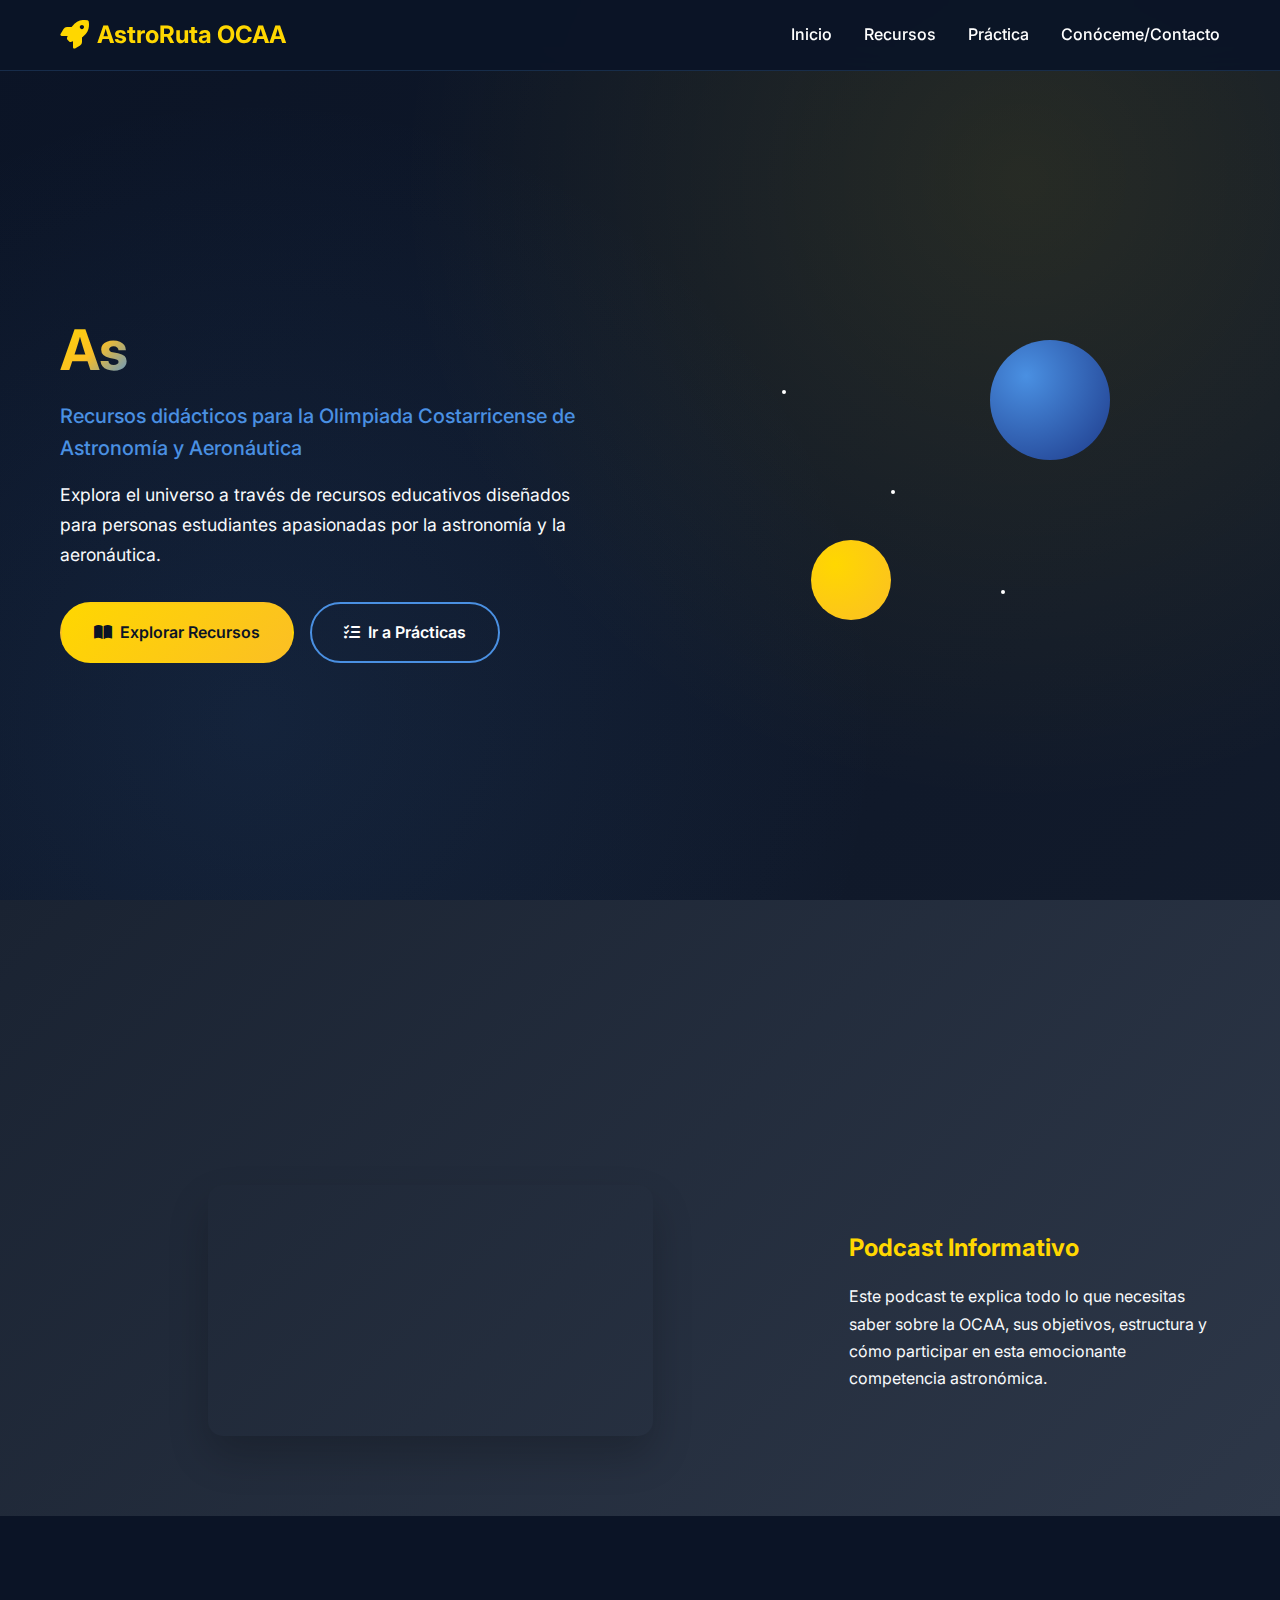
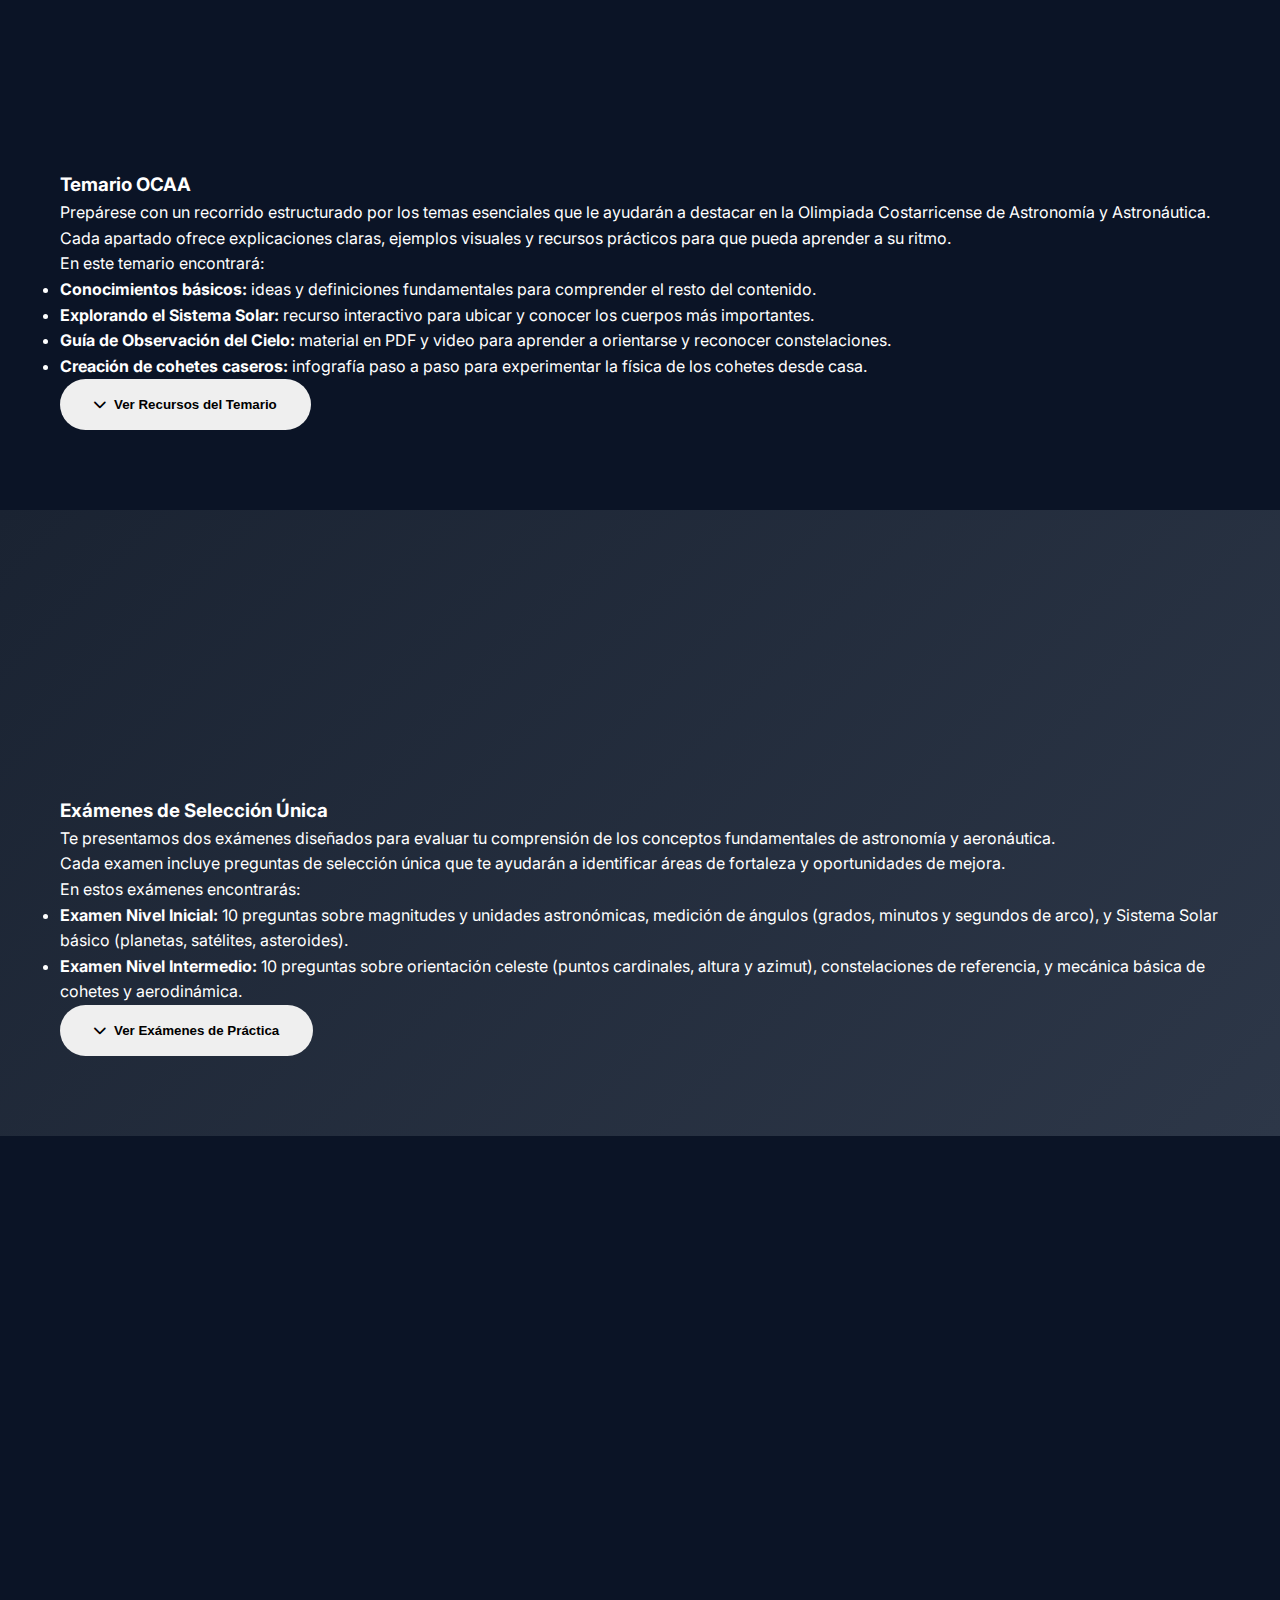
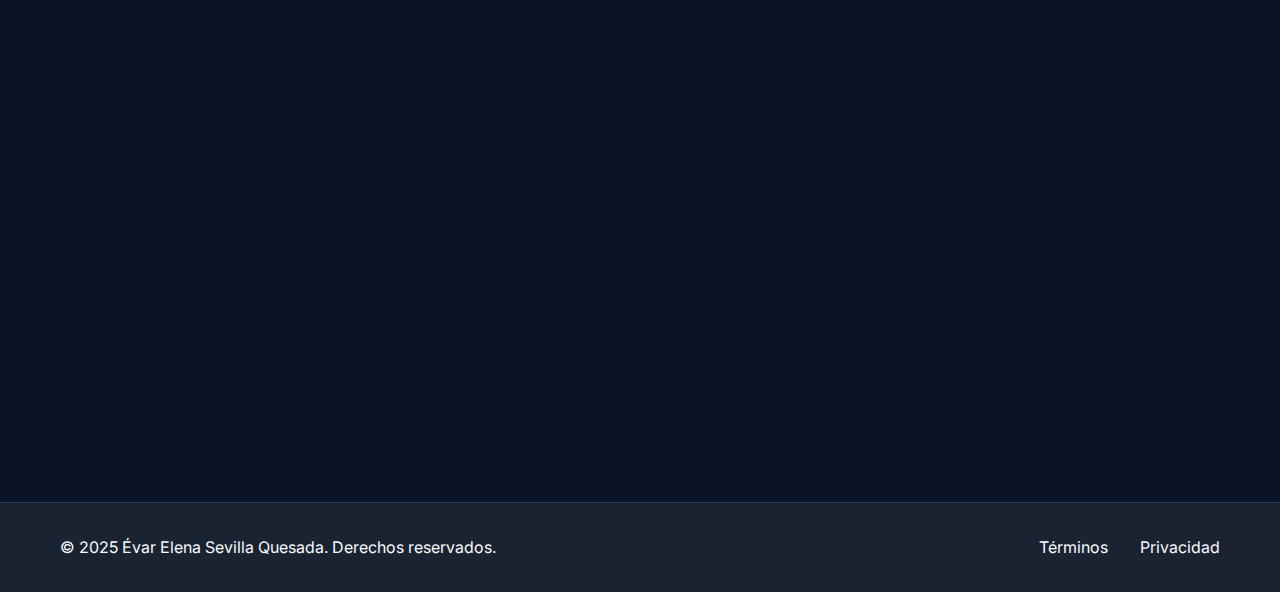
<file: index.html>
<!DOCTYPE html>
<html lang="es">
<head>
    <meta charset="UTF-8">
    <meta name="viewport" content="width=device-width, initial-scale=1.0">
    <title>AstroRuta OCAA - Olimpiada Costarricense de Astronomía y Aeronáutica</title>
    <link rel="stylesheet" href="styles.css">
    <link href="https://fonts.googleapis.com/css2?family=Inter:wght@300;400;500;600;700&display=swap" rel="stylesheet">
    <link rel="stylesheet" href="https://cdnjs.cloudflare.com/ajax/libs/font-awesome/6.0.0/css/all.min.css">
</head>
<body>
    <!-- Header y Navegación -->
    <header class="header">
        <nav class="navbar">
            <div class="nav-container">
                <div class="nav-logo">
                    <i class="fas fa-rocket"></i>
                    <span>AstroRuta OCAA</span>
                </div>
                <ul class="nav-menu">
                    <li class="nav-item">
                        <a href="#inicio" class="nav-link">Inicio</a>
                    </li>
                    <li class="nav-item">
                        <a href="#recursos" class="nav-link">Recursos</a>
                    </li>
                    <li class="nav-item">
                        <a href="#practica" class="nav-link">Práctica</a>
                    </li>
                    <li class="nav-item">
                        <a href="#contacto" class="nav-link">Conóceme/Contacto</a>
                    </li>
                </ul>
                <div class="hamburger">
                    <span class="bar"></span>
                    <span class="bar"></span>
                    <span class="bar"></span>
                </div>
            </div>
        </nav>
    </header>

    <!-- Sección Inicio -->
    <section id="inicio" class="hero">
        <div class="hero-container">
            <div class="hero-content">
                <h1 class="hero-title">
                    <span class="gradient-text">AstroRuta OCAA</span>
                </h1>
                <p class="hero-subtitle">Recursos didácticos para la Olimpiada Costarricense de Astronomía y Aeronáutica</p>
                <p class="hero-description">Explora el universo a través de recursos educativos diseñados para personas estudiantes apasionadas por la astronomía y la aeronáutica.</p>
                
                <div class="hero-buttons">
                    <a href="#recursos" class="btn btn-primary">
                        <i class="fas fa-book-open"></i>
                        Explorar Recursos
                    </a>
                    <a href="#practica" class="btn btn-secondary">
                        <i class="fas fa-tasks"></i>
                        Ir a Prácticas
                    </a>
                </div>
            </div>
            <div class="hero-visual">
                <div class="space-elements">
                    <div class="planet planet-1"></div>
                    <div class="planet planet-2"></div>
                    <div class="star star-1"></div>
                    <div class="star star-2"></div>
                    <div class="star star-3"></div>
                </div>
            </div>
        </div>
    </section>

    <!-- Sección Podcast -->
    <section class="podcast-section">
        <div class="container">
            <div class="section-header">
                <h2 class="section-title">¿Qué es la OCAA?</h2>
                <p class="section-subtitle">Conoce más sobre la Olimpiada Costarricense de Astronomía y Aeronáutica</p>
            </div>
            <div class="podcast-container">
                <div class="video-wrapper-small">
                    <iframe 
                        src="https://www.youtube.com/embed/fzFxcE-YkF0" 
                        title="¿Qué es la OCAA?" 
                        frameborder="0" 
                        allow="accelerometer; autoplay; clipboard-write; encrypted-media; gyroscope; picture-in-picture" 
                        allowfullscreen>
                    </iframe>
                </div>
                <div class="podcast-info">
                    <h3>Podcast Informativo</h3>
                    <p>Este podcast te explica todo lo que necesitas saber sobre la OCAA, sus objetivos, estructura y cómo participar en esta emocionante competencia astronómica.</p>
                </div>
            </div>
        </div>
    </section>

    <!-- Sección Recursos -->
    <section id="recursos" class="resources-section">
        <div class="container">
            <div class="section-header">
                <h2 class="section-title">Recursos Didácticos</h2>
                <p class="section-subtitle">Material educativo específico para la preparación de la OCAA</p>
            </div>
            
            <div class="temario-content">
                <h3 class="temario-title">Temario OCAA</h3>
                <p class="temario-description">
                    Prepárese con un recorrido estructurado por los temas esenciales que le ayudarán a destacar en la Olimpiada Costarricense de Astronomía y Astronáutica.
                </p>
                <p class="temario-description">
                    Cada apartado ofrece explicaciones claras, ejemplos visuales y recursos prácticos para que pueda aprender a su ritmo.
                </p>
                
                <div class="temario-list">
                    <p class="temario-list-title">En este temario encontrará:</p>
                    <ul class="temario-items">
                        <li><strong>Conocimientos básicos:</strong> ideas y definiciones fundamentales para comprender el resto del contenido.</li>
                        <li><strong>Explorando el Sistema Solar:</strong> recurso interactivo para ubicar y conocer los cuerpos más importantes.</li>
                        <li><strong>Guía de Observación del Cielo:</strong> material en PDF y video para aprender a orientarse y reconocer constelaciones.</li>
                        <li><strong>Creación de cohetes caseros:</strong> infografía paso a paso para experimentar la física de los cohetes desde casa.</li>
                    </ul>
                </div>
                
                <div class="temario-button-container">
                    <button class="btn btn-temario" id="showResources">
                        <i class="fas fa-chevron-down"></i>
                        Ver Recursos del Temario
                    </button>
                </div>
            </div>
            
            <div class="resources-grid" id="resourcesGrid" style="display: none;">
                <div class="resource-card">
                    <div class="resource-icon">
                        <i class="fas fa-lightbulb"></i>
                    </div>
                    <h3>Conocimientos Básicos</h3>
                    <p>Fundamentos básicos y conceptos esenciales para comprender la astronomía y la aeronáutica.</p>
                    <a href="conocimientos-basicos.html" class="resource-link">Explorar <i class="fas fa-arrow-right"></i></a>
                </div>
                <div class="resource-card">
                    <div class="resource-icon">
                        <i class="fas fa-sun"></i>
                    </div>
                    <h3>Sistema Solar</h3>
                    <p>Conoce los planetas, lunas y otros cuerpos celestes de nuestro sistema solar.</p>
                    <a href="sistema-solar.html" class="resource-link">Explorar <i class="fas fa-arrow-right"></i></a>
                </div>
                <div class="resource-card">
                    <div class="resource-icon">
                        <i class="fas fa-search"></i>
                    </div>
                    <h3>Guía de Observación del Cielo</h3>
                    <p>Técnicas y herramientas para la observación astronómica y el estudio del firmamento.</p>
                    <a href="guia-observacion.html" class="resource-link">Explorar <i class="fas fa-arrow-right"></i></a>
                </div>
                <div class="resource-card">
                    <div class="resource-icon">
                        <i class="fas fa-rocket"></i>
                    </div>
                    <h3>Creación de Cohetes Caseros</h3>
                    <p>Guías prácticas para construir cohetes experimentales y aprender sobre propulsión.</p>
                    <a href="cohetes-caseros.html" class="resource-link">Explorar <i class="fas fa-arrow-right"></i></a>
                </div>
            </div>
        </div>
    </section>

    <!-- Sección Práctica -->
    <section id="practica" class="practice-section">
        <div class="container">
                            <div class="section-header">
                    <h2 class="section-title">Recursos para Practicar</h2>
                    <p class="section-subtitle">Pon a prueba tus conocimientos con nuestros exámenes interactivos</p>
                </div>
            
            <!-- Descripción de exámenes -->
            <div class="exam-content">
                <h3 class="exam-title">Exámenes de Selección Única</h3>
                <p class="exam-description">
                    Te presentamos dos exámenes diseñados para evaluar tu comprensión de los conceptos fundamentales de astronomía y aeronáutica.
                </p>
                <p class="exam-description">
                    Cada examen incluye preguntas de selección única que te ayudarán a identificar áreas de fortaleza y oportunidades de mejora.
                </p>
                
                <div class="exam-list">
                    <p class="exam-list-title">En estos exámenes encontrarás:</p>
                    <ul class="exam-items">
                        <li><strong>Examen Nivel Inicial:</strong> 10 preguntas sobre magnitudes y unidades astronómicas, medición de ángulos (grados, minutos y segundos de arco), y Sistema Solar básico (planetas, satélites, asteroides).</li>
                        <li><strong>Examen Nivel Intermedio:</strong> 10 preguntas sobre orientación celeste (puntos cardinales, altura y azimut), constelaciones de referencia, y mecánica básica de cohetes y aerodinámica.</li>
                    </ul>
                </div>
                
                <div class="exam-button-container">
                    <button class="btn btn-temario" id="showExams">
                        <i class="fas fa-chevron-down"></i>
                        Ver Exámenes de Práctica
                    </button>
                </div>
            </div>
            
            <div class="practice-grid" id="examsGrid" style="display: none;">
                <div class="practice-card">
                    <div class="practice-level">Nivel Inicial</div>
                    <h3>Fundamentos de Astronomía</h3>
                    <p>Magnitudes, unidades astronómicas, medición de ángulos y Sistema Solar básico.</p>
                    <div class="practice-stats">
                        <span><i class="fas fa-question-circle"></i> 10 preguntas</span>
                        <span><i class="fas fa-clock"></i> 20 min</span>
                    </div>
                    <a href="examen-inicial.html" class="btn btn-practice">Comenzar Examen</a>
                </div>
                <div class="practice-card">
                    <div class="practice-level">Nivel Intermedio</div>
                    <h3>Orientación y Mecánica</h3>
                    <p>Orientación celeste, constelaciones de referencia y mecánica de cohetes.</p>
                    <div class="practice-stats">
                        <span><i class="fas fa-question-circle"></i> 10 preguntas</span>
                        <span><i class="fas fa-clock"></i> 25 min</span>
                    </div>
                    <a href="examen-intermedio.html" class="btn btn-practice">Comenzar Examen</a>
                </div>
            </div>
        </div>
    </section>

    <!-- Sección Contacto -->
    <section id="contacto" class="contact-section">
        <div class="container">
            <div class="section-header">
                <h2 class="section-title">¿Quién Soy?</h2>
                <p class="section-subtitle">Conoce a la creadora de este recurso educativo</p>
            </div>
            <div class="contact-content">
                <div class="profile-card">
                    <div class="profile-avatar" title="Évar Elena Sevilla Quesada - Profesora de Física y estudiante de Tecnología Educativa, apasionada por la astronomía y la educación">
                        <i class="fas fa-user-astronaut"></i>
                    </div>
                    <div class="profile-info">
                        <h3>Évar Elena Sevilla Quesada</h3>
                        <p class="profile-title">Bachiller en Física (UCR) y Profesora del ITCR</p>
                        <p class="profile-description">
                            Profesora universitaria con más de 8 años de experiencia. Estudiante de la Maestría Profesional en Tecnología Educativa con énfasis en Producción de Recursos Didácticos (UNED). Apasionada por la fotografía y el aprendizaje constante.
                        </p>
                        <p class="profile-note">
                            Este sitio es un recurso del curso Fundamentos de Producción de Recursos Didácticos.
                        </p>
                        <div class="contact-links">
                            <a href="mailto:esevilla@itcr.ac.cr" class="contact-link">
                                <i class="fas fa-envelope"></i>
                                Contactar por Email
                            </a>
                        </div>
                    </div>
                </div>
            </div>
        </div>
    </section>

    <!-- Footer -->
    <footer class="footer">
        <div class="container">
            <div class="footer-content">
                <div class="footer-info">
                    <p>&copy; 2025 Évar Elena Sevilla Quesada. Derechos reservados.</p>
                </div>
                <div class="footer-links">
                    <a href="terminos.html" class="footer-link">Términos</a>
                    <a href="privacidad.html" class="footer-link">Privacidad</a>
                </div>
            </div>
        </div>
    </footer>

    <script src="script.js"></script>
</body>
</html>
</file>
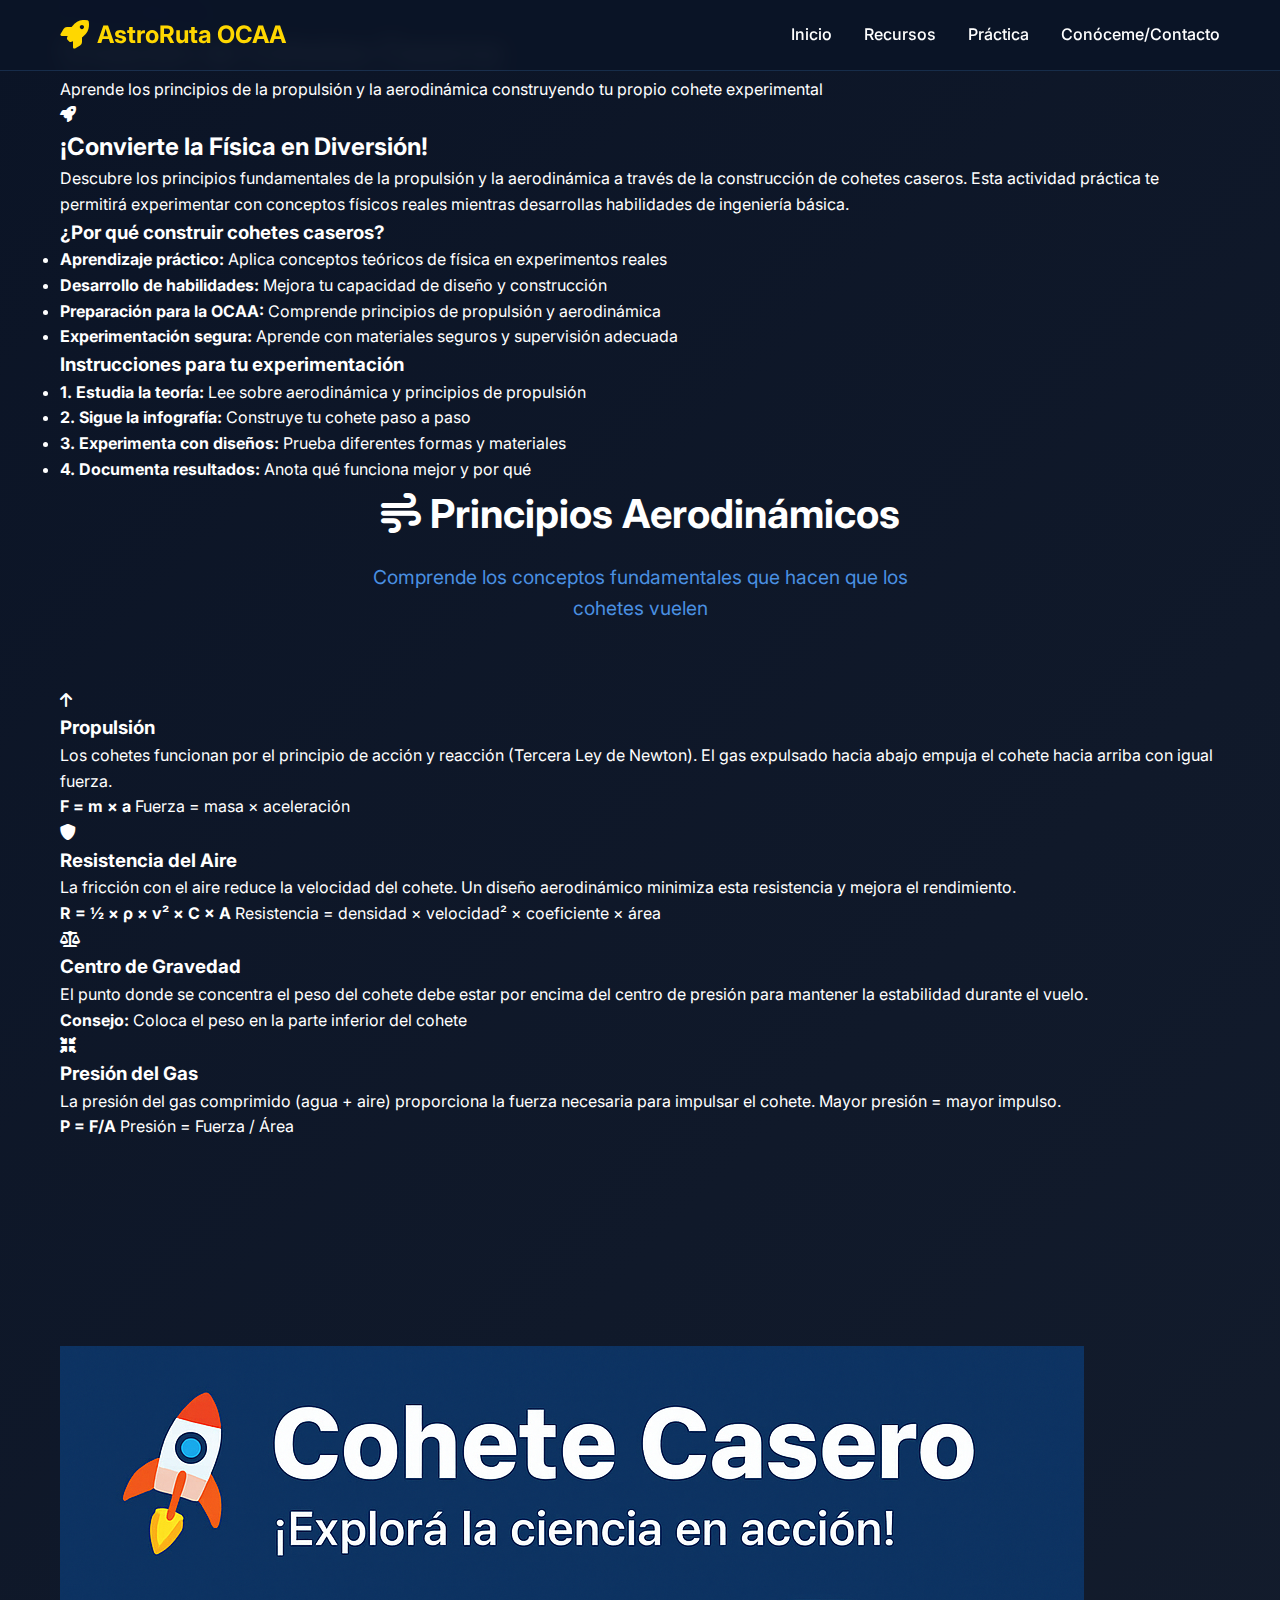
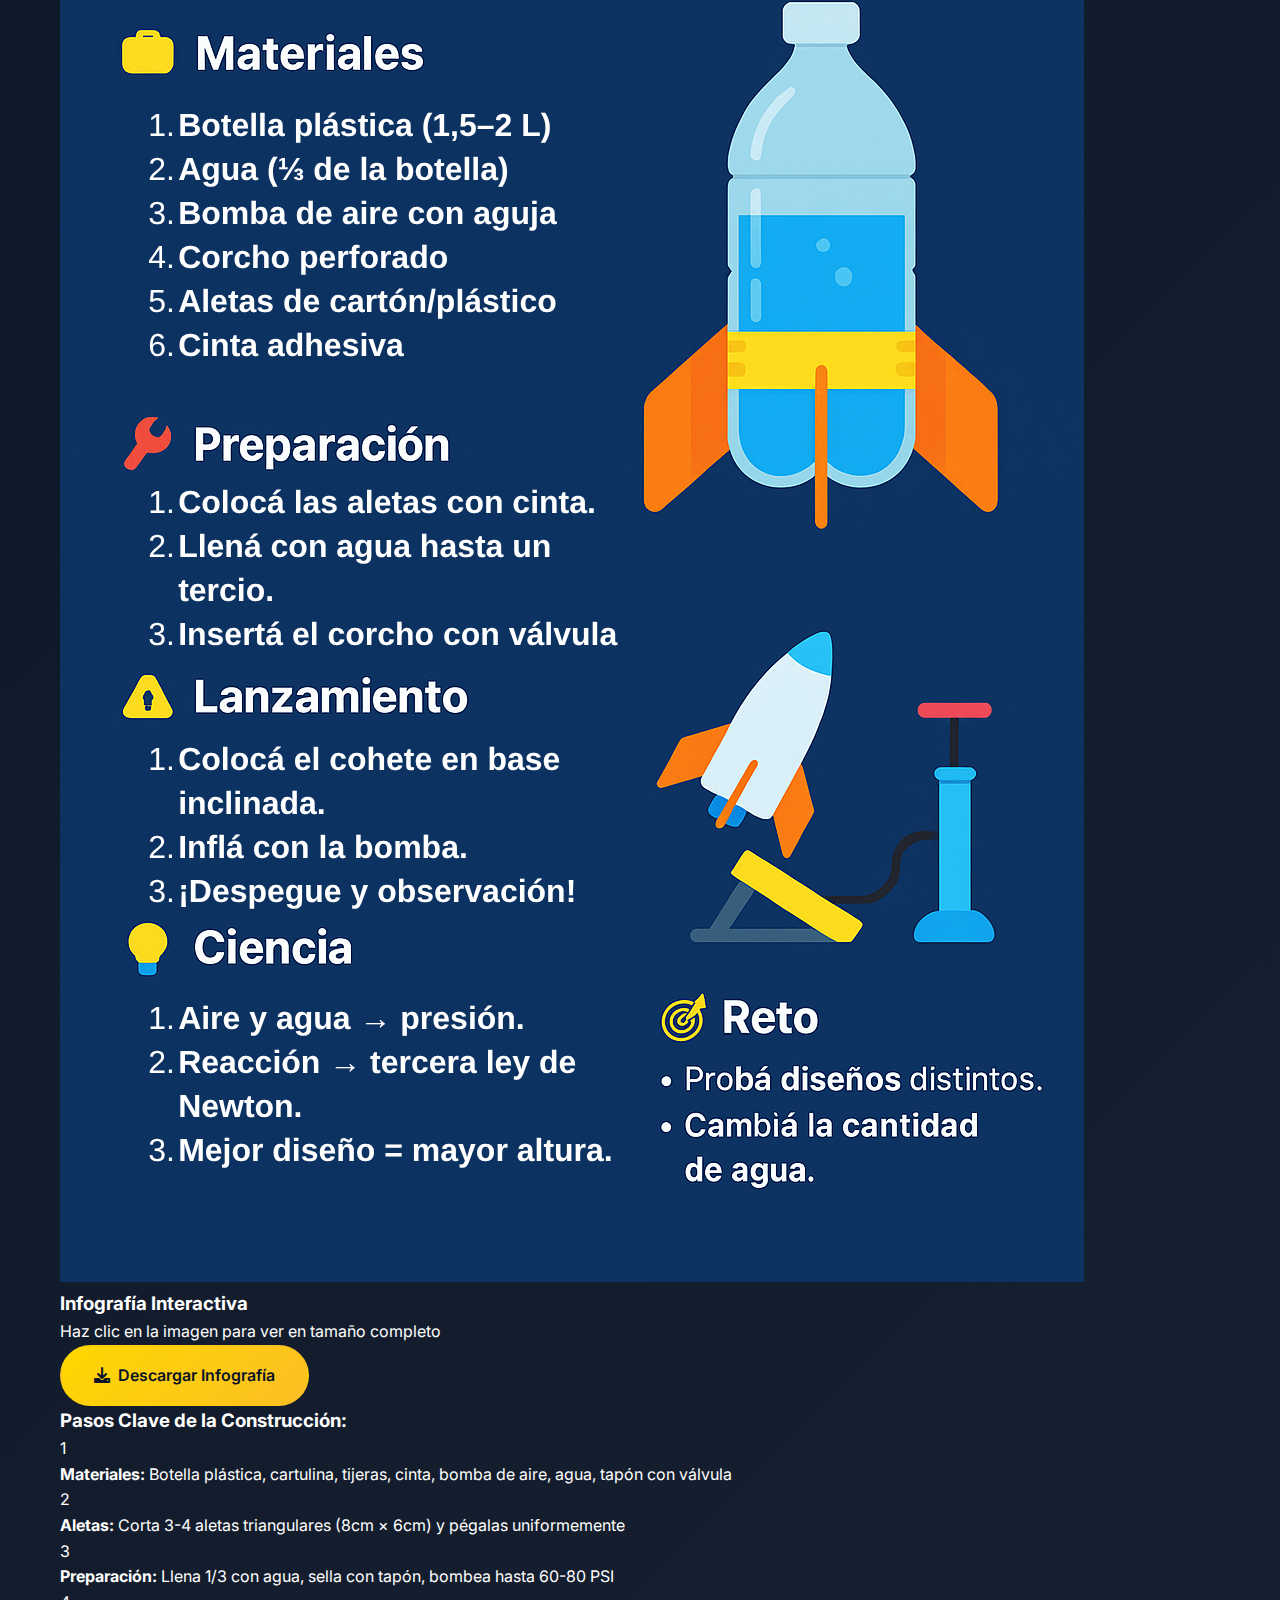
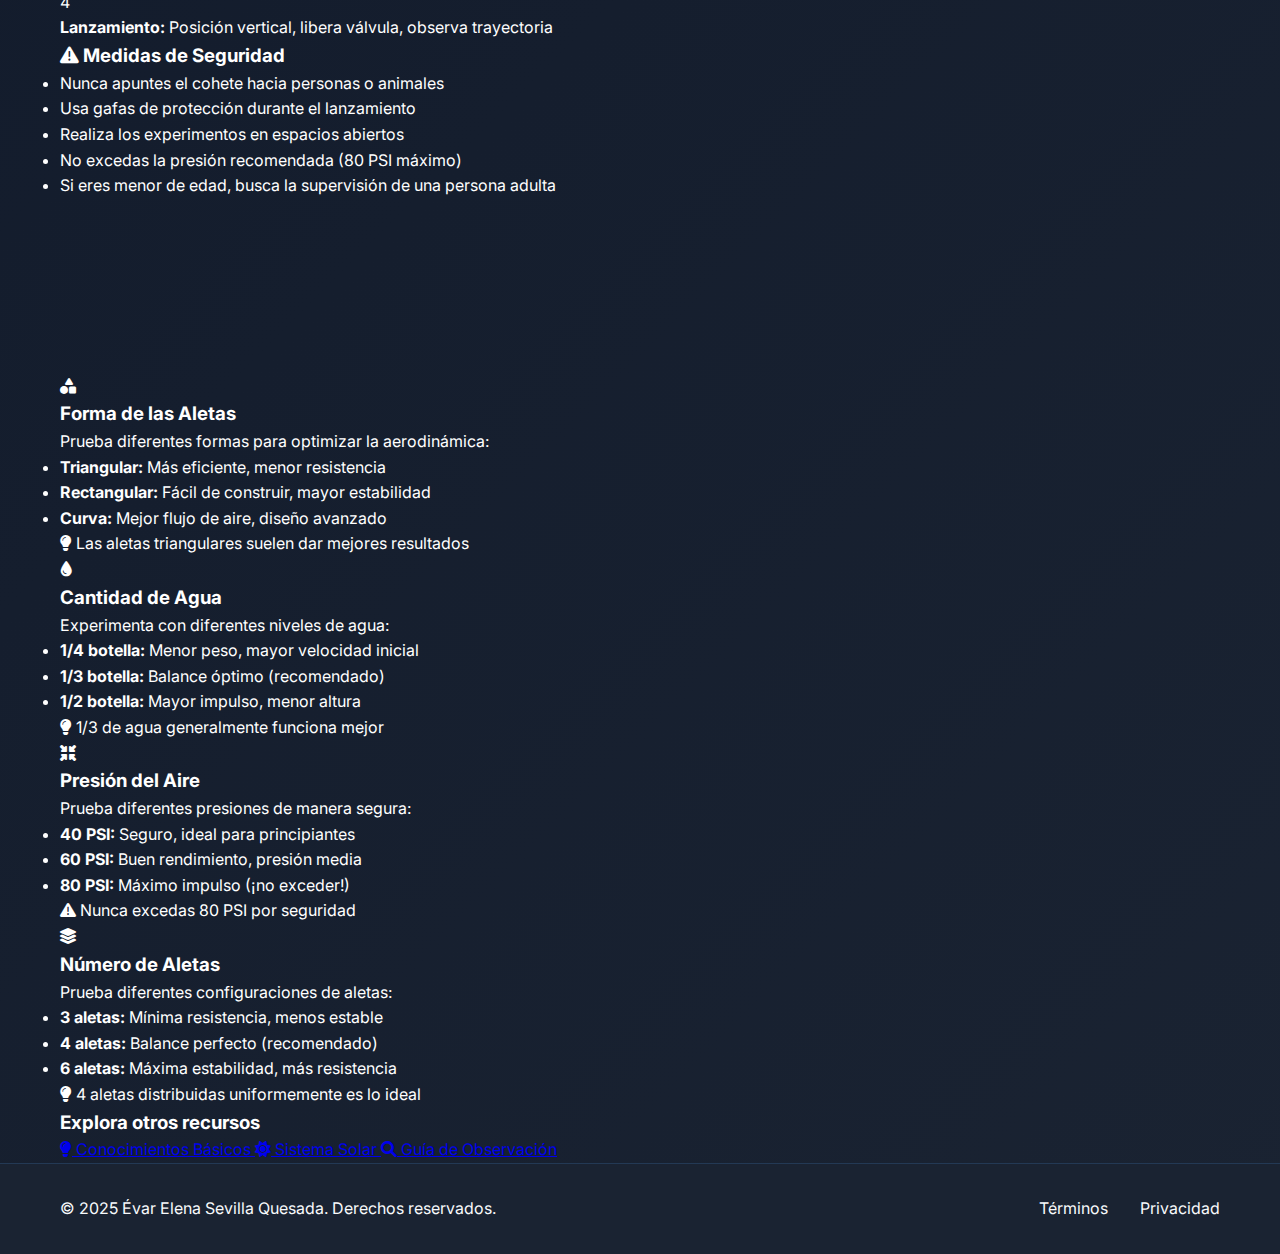
<file: cohetes-caseros.html>
<!DOCTYPE html>
<html lang="es">
<head>
    <meta charset="UTF-8">
    <meta name="viewport" content="width=device-width, initial-scale=1.0">
    <title>Creación de Cohetes Caseros - AstroRuta OCAA</title>
    <link rel="stylesheet" href="styles.css">
    <link href="https://fonts.googleapis.com/css2?family=Inter:wght@300;400;500;600;700&display=swap" rel="stylesheet">
    <link rel="stylesheet" href="https://cdnjs.cloudflare.com/ajax/libs/font-awesome/6.0.0/css/all.min.css">
</head>
<body>
    <!-- Header y Navegación -->
    <header class="header">
        <nav class="navbar">
            <div class="nav-container">
                <div class="nav-logo">
                    <i class="fas fa-rocket"></i>
                    <span>AstroRuta OCAA</span>
                </div>
                <ul class="nav-menu">
                    <li class="nav-item">
                        <a href="index.html#inicio" class="nav-link">Inicio</a>
                    </li>
                    <li class="nav-item">
                        <a href="index.html#recursos" class="nav-link">Recursos</a>
                    </li>
                    <li class="nav-item">
                        <a href="index.html#practica" class="nav-link">Práctica</a>
                    </li>
                    <li class="nav-item">
                        <a href="index.html#contacto" class="nav-link">Conóceme/Contacto</a>
                    </li>
                </ul>
                <div class="hamburger">
                    <span class="bar"></span>
                    <span class="bar"></span>
                    <span class="bar"></span>
                </div>
            </div>
        </nav>
    </header>

    <!-- Contenido Principal -->
    <main class="rockets-content">
        <div class="container">
            <!-- Header de la página -->
            <div class="page-header">
                <div class="breadcrumb">
                    <a href="index.html#recursos" class="breadcrumb-link">
                        <i class="fas fa-arrow-left"></i>
                        Volver a Recursos
                    </a>
                </div>
                <h1 class="page-title">Creación de Cohetes Caseros</h1>
                <p class="page-subtitle">Aprende los principios de la propulsión y la aerodinámica construyendo tu propio cohete experimental</p>
            </div>

            <!-- Sección de Motivación -->
            <section class="motivation-section">
                <div class="motivation-card">
                    <div class="motivation-icon">
                        <i class="fas fa-rocket"></i>
                    </div>
                    <h2>¡Convierte la Física en Diversión!</h2>
                    <p>Descubre los principios fundamentales de la propulsión y la aerodinámica a través de la construcción de cohetes caseros. Esta actividad práctica te permitirá experimentar con conceptos físicos reales mientras desarrollas habilidades de ingeniería básica.</p>
                    <div class="motivation-tips">
                        <h3>¿Por qué construir cohetes caseros?</h3>
                        <ul>
                            <li><strong>Aprendizaje práctico:</strong> Aplica conceptos teóricos de física en experimentos reales</li>
                            <li><strong>Desarrollo de habilidades:</strong> Mejora tu capacidad de diseño y construcción</li>
                            <li><strong>Preparación para la OCAA:</strong> Comprende principios de propulsión y aerodinámica</li>
                            <li><strong>Experimentación segura:</strong> Aprende con materiales seguros y supervisión adecuada</li>
                        </ul>
                    </div>
                    
                    <div class="motivation-tips">
                        <h3>Instrucciones para tu experimentación</h3>
                        <ul>
                            <li><strong>1. Estudia la teoría:</strong> Lee sobre aerodinámica y principios de propulsión</li>
                            <li><strong>2. Sigue la infografía:</strong> Construye tu cohete paso a paso</li>
                            <li><strong>3. Experimenta con diseños:</strong> Prueba diferentes formas y materiales</li>
                            <li><strong>4. Documenta resultados:</strong> Anota qué funciona mejor y por qué</li>
                        </ul>
                    </div>
                </div>
            </section>

            <!-- Teoría Aerodinámica -->
            <section class="theory-section">
                <div class="section-header">
                    <h2 class="section-title">
                        <i class="fas fa-wind"></i>
                        Principios Aerodinámicos
                    </h2>
                    <p class="section-subtitle">Comprende los conceptos fundamentales que hacen que los cohetes vuelen</p>
                </div>

                <div class="theory-grid">
                    <div class="theory-card">
                        <div class="theory-icon">
                            <i class="fas fa-arrow-up"></i>
                        </div>
                        <h3>Propulsión</h3>
                        <p>Los cohetes funcionan por el principio de acción y reacción (Tercera Ley de Newton). El gas expulsado hacia abajo empuja el cohete hacia arriba con igual fuerza.</p>
                        <div class="theory-formula">
                            <strong>F = m × a</strong>
                            <span>Fuerza = masa × aceleración</span>
                        </div>
                    </div>

                    <div class="theory-card">
                        <div class="theory-icon">
                            <i class="fas fa-shield-alt"></i>
                        </div>
                        <h3>Resistencia del Aire</h3>
                        <p>La fricción con el aire reduce la velocidad del cohete. Un diseño aerodinámico minimiza esta resistencia y mejora el rendimiento.</p>
                        <div class="theory-formula">
                            <strong>R = ½ × ρ × v² × C × A</strong>
                            <span>Resistencia = densidad × velocidad² × coeficiente × área</span>
                        </div>
                    </div>

                    <div class="theory-card">
                        <div class="theory-icon">
                            <i class="fas fa-balance-scale"></i>
                        </div>
                        <h3>Centro de Gravedad</h3>
                        <p>El punto donde se concentra el peso del cohete debe estar por encima del centro de presión para mantener la estabilidad durante el vuelo.</p>
                        <div class="theory-tip">
                            <strong>Consejo:</strong> Coloca el peso en la parte inferior del cohete
                        </div>
                    </div>

                    <div class="theory-card">
                        <div class="theory-icon">
                            <i class="fas fa-compress-arrows-alt"></i>
                        </div>
                        <h3>Presión del Gas</h3>
                        <p>La presión del gas comprimido (agua + aire) proporciona la fuerza necesaria para impulsar el cohete. Mayor presión = mayor impulso.</p>
                        <div class="theory-formula">
                            <strong>P = F/A</strong>
                            <span>Presión = Fuerza / Área</span>
                        </div>
                    </div>
                </div>
            </section>

            <!-- Infografía de Construcción -->
            <section class="infographic-section">
                <div class="section-header">
                    <h2 class="section-title">
                        <i class="fas fa-tools"></i>
                        Construcción del Cohete
                    </h2>
                    <p class="section-subtitle">Sigue esta infografía paso a paso para crear tu propio cohete de agua</p>
                </div>

                <div class="infographic-visual">
                    <div class="infographic-image">
                        <img src="Infografias/infografia-cohete-casero.png" alt="Infografía: Cómo construir un cohete casero paso a paso" class="infographic-img">
                        <div class="infographic-overlay">
                            <div class="infographic-info">
                                <h3>Infografía Interactiva</h3>
                                <p>Haz clic en la imagen para ver en tamaño completo</p>
                            </div>
                        </div>
                    </div>
                    
                    <div class="infographic-actions">
                        <a href="Infografias/infografia-cohete-casero.png" class="btn btn-primary" download>
                            <i class="fas fa-download"></i>
                            Descargar Infografía
                        </a>
                    </div>
                </div>

                <div class="infographic-steps">
                    <h3>Pasos Clave de la Construcción:</h3>
                    <div class="steps-summary">
                        <div class="step-item">
                            <div class="step-icon">1</div>
                            <div class="step-text">
                                <strong>Materiales:</strong> Botella plástica, cartulina, tijeras, cinta, bomba de aire, agua, tapón con válvula
                            </div>
                        </div>
                        <div class="step-item">
                            <div class="step-icon">2</div>
                            <div class="step-text">
                                <strong>Aletas:</strong> Corta 3-4 aletas triangulares (8cm × 6cm) y pégalas uniformemente
                            </div>
                        </div>
                        <div class="step-item">
                            <div class="step-icon">3</div>
                            <div class="step-text">
                                <strong>Preparación:</strong> Llena 1/3 con agua, sella con tapón, bombea hasta 60-80 PSI
                            </div>
                        </div>
                        <div class="step-item">
                            <div class="step-icon">4</div>
                            <div class="step-text">
                                <strong>Lanzamiento:</strong> Posición vertical, libera válvula, observa trayectoria
                            </div>
                        </div>
                    </div>
                </div>

                <div class="safety-warning">
                    <h3>
                        <i class="fas fa-exclamation-triangle"></i>
                        Medidas de Seguridad
                    </h3>
                                            <ul>
                            <li>Nunca apuntes el cohete hacia personas o animales</li>
                            <li>Usa gafas de protección durante el lanzamiento</li>
                            <li>Realiza los experimentos en espacios abiertos</li>
                            <li>No excedas la presión recomendada (80 PSI máximo)</li>
                            <li>Si eres menor de edad, busca la supervisión de una persona adulta</li>
                        </ul>
                </div>
            </section>

            <!-- Experimentación y Variables -->
            <section class="experimentation-section">
                <div class="section-header">
                    <h2 class="section-title">
                        <i class="fas fa-flask"></i>
                        Variables para Experimentar
                    </h2>
                    <p class="section-subtitle">Prueba diferentes configuraciones para optimizar el rendimiento</p>
                </div>

                <div class="variables-grid">
                    <div class="variable-card">
                        <div class="variable-icon">
                            <i class="fas fa-shapes"></i>
                        </div>
                        <h3>Forma de las Aletas</h3>
                        <p>Prueba diferentes formas para optimizar la aerodinámica:</p>
                        <ul class="variable-list">
                            <li><strong>Triangular:</strong> Más eficiente, menor resistencia</li>
                            <li><strong>Rectangular:</strong> Fácil de construir, mayor estabilidad</li>
                            <li><strong>Curva:</strong> Mejor flujo de aire, diseño avanzado</li>
                        </ul>
                        <div class="variable-tip">
                            <i class="fas fa-lightbulb"></i>
                            <span>Las aletas triangulares suelen dar mejores resultados</span>
                        </div>
                    </div>

                    <div class="variable-card">
                        <div class="variable-icon">
                            <i class="fas fa-tint"></i>
                        </div>
                        <h3>Cantidad de Agua</h3>
                        <p>Experimenta con diferentes niveles de agua:</p>
                        <ul class="variable-list">
                            <li><strong>1/4 botella:</strong> Menor peso, mayor velocidad inicial</li>
                            <li><strong>1/3 botella:</strong> Balance óptimo (recomendado)</li>
                            <li><strong>1/2 botella:</strong> Mayor impulso, menor altura</li>
                        </ul>
                        <div class="variable-tip">
                            <i class="fas fa-lightbulb"></i>
                            <span>1/3 de agua generalmente funciona mejor</span>
                        </div>
                    </div>

                    <div class="variable-card">
                        <div class="variable-icon">
                            <i class="fas fa-compress-arrows-alt"></i>
                        </div>
                        <h3>Presión del Aire</h3>
                        <p>Prueba diferentes presiones de manera segura:</p>
                        <ul class="variable-list">
                            <li><strong>40 PSI:</strong> Seguro, ideal para principiantes</li>
                            <li><strong>60 PSI:</strong> Buen rendimiento, presión media</li>
                            <li><strong>80 PSI:</strong> Máximo impulso (¡no exceder!)</li>
                        </ul>
                        <div class="variable-tip">
                            <i class="fas fa-exclamation-triangle"></i>
                            <span>Nunca excedas 80 PSI por seguridad</span>
                        </div>
                    </div>

                    <div class="variable-card">
                        <div class="variable-icon">
                            <i class="fas fa-layer-group"></i>
                        </div>
                        <h3>Número de Aletas</h3>
                        <p>Prueba diferentes configuraciones de aletas:</p>
                        <ul class="variable-list">
                            <li><strong>3 aletas:</strong> Mínima resistencia, menos estable</li>
                            <li><strong>4 aletas:</strong> Balance perfecto (recomendado)</li>
                            <li><strong>6 aletas:</strong> Máxima estabilidad, más resistencia</li>
                        </ul>
                        <div class="variable-tip">
                            <i class="fas fa-lightbulb"></i>
                            <span>4 aletas distribuidas uniformemente es lo ideal</span>
                        </div>
                    </div>
                </div>
            </section>

            <!-- Navegación de recursos -->
            <section class="resources-navigation">
                <h3>Explora otros recursos</h3>
                <div class="nav-cards">
                    <a href="conocimientos-basicos.html" class="nav-card">
                        <i class="fas fa-lightbulb"></i>
                        <span>Conocimientos Básicos</span>
                    </a>
                    <a href="sistema-solar.html" class="nav-card">
                        <i class="fas fa-sun"></i>
                        <span>Sistema Solar</span>
                    </a>
                    <a href="guia-observacion.html" class="nav-card">
                        <i class="fas fa-search"></i>
                        <span>Guía de Observación</span>
                    </a>
                </div>
            </section>
        </div>
    </main>

    <!-- Footer -->
    <footer class="footer">
        <div class="container">
            <div class="footer-content">
                <div class="footer-info">
                    <p>&copy; 2025 Évar Elena Sevilla Quesada. Derechos reservados.</p>
                </div>
                <div class="footer-links">
                    <a href="terminos.html" class="footer-link">Términos</a>
                    <a href="privacidad.html" class="footer-link">Privacidad</a>
                </div>
            </div>
        </div>
    </footer>

    <script src="script.js"></script>
</body>
</html>
</file>
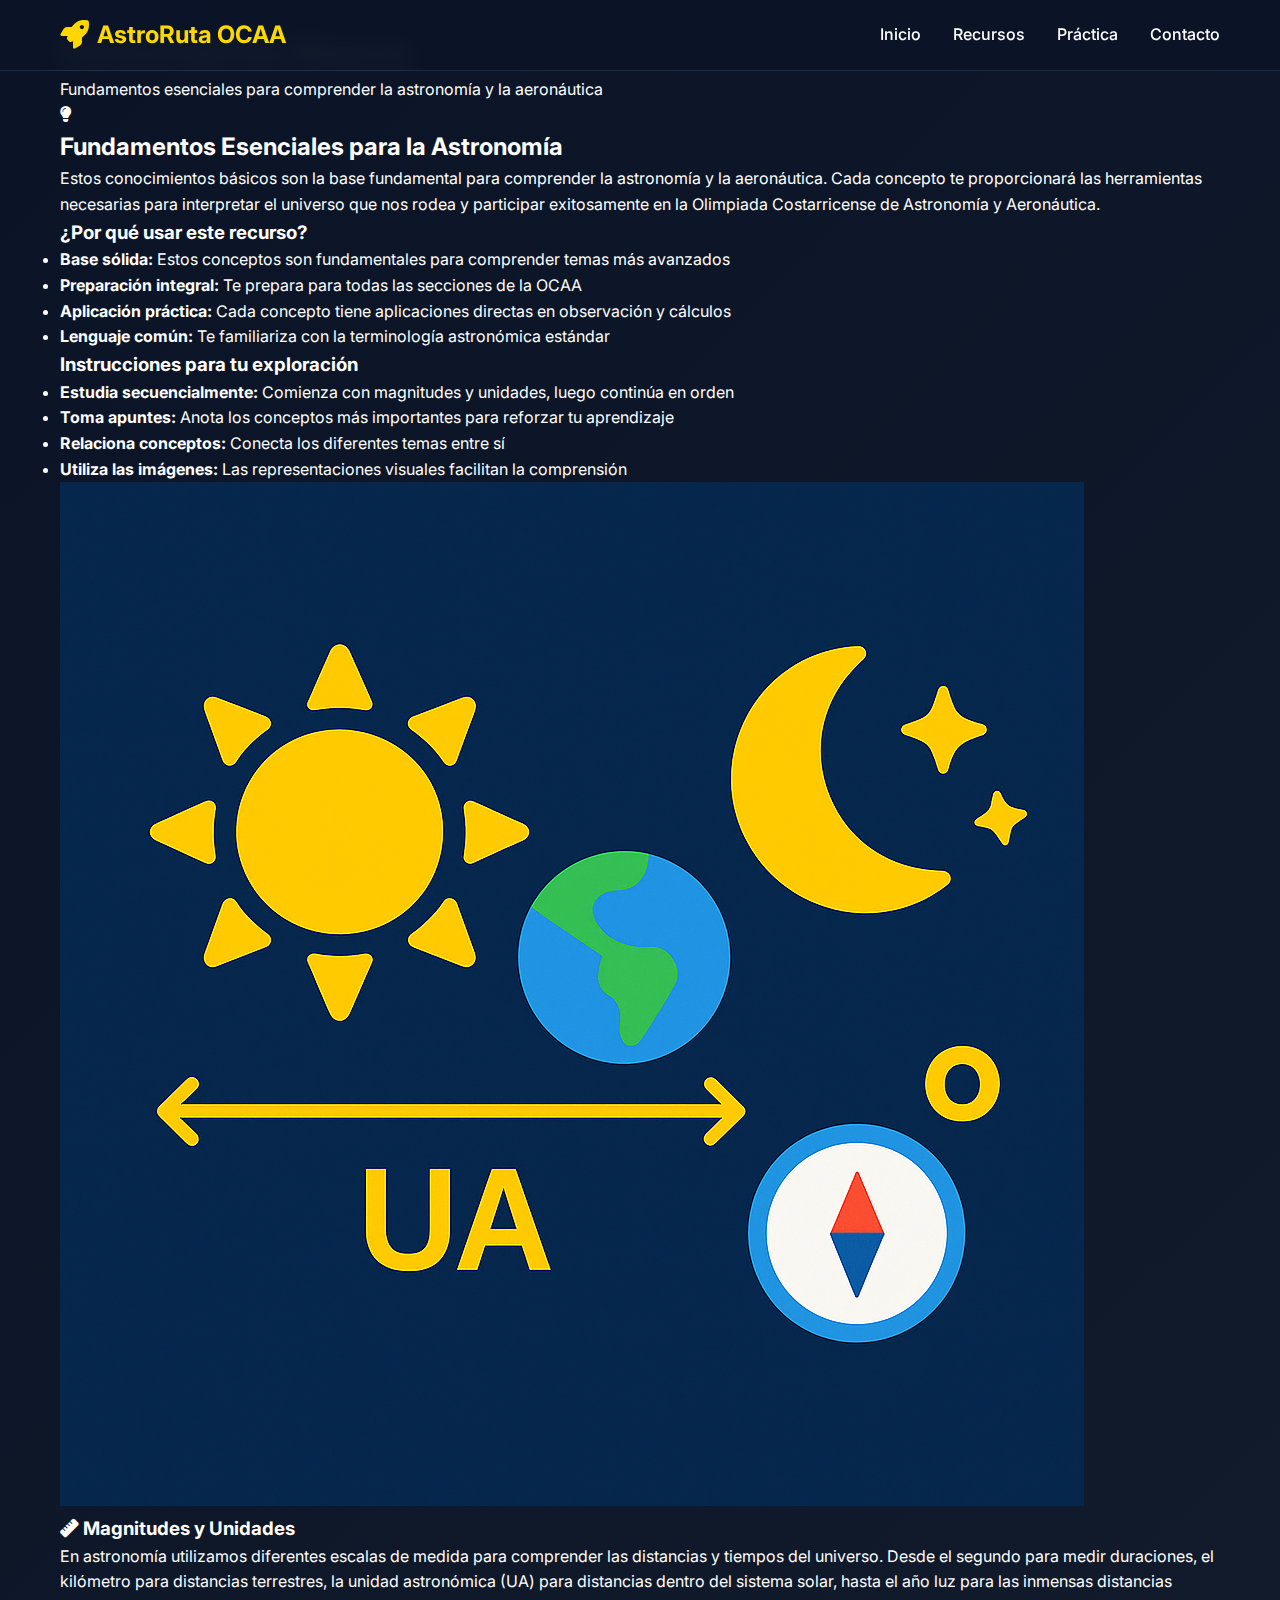
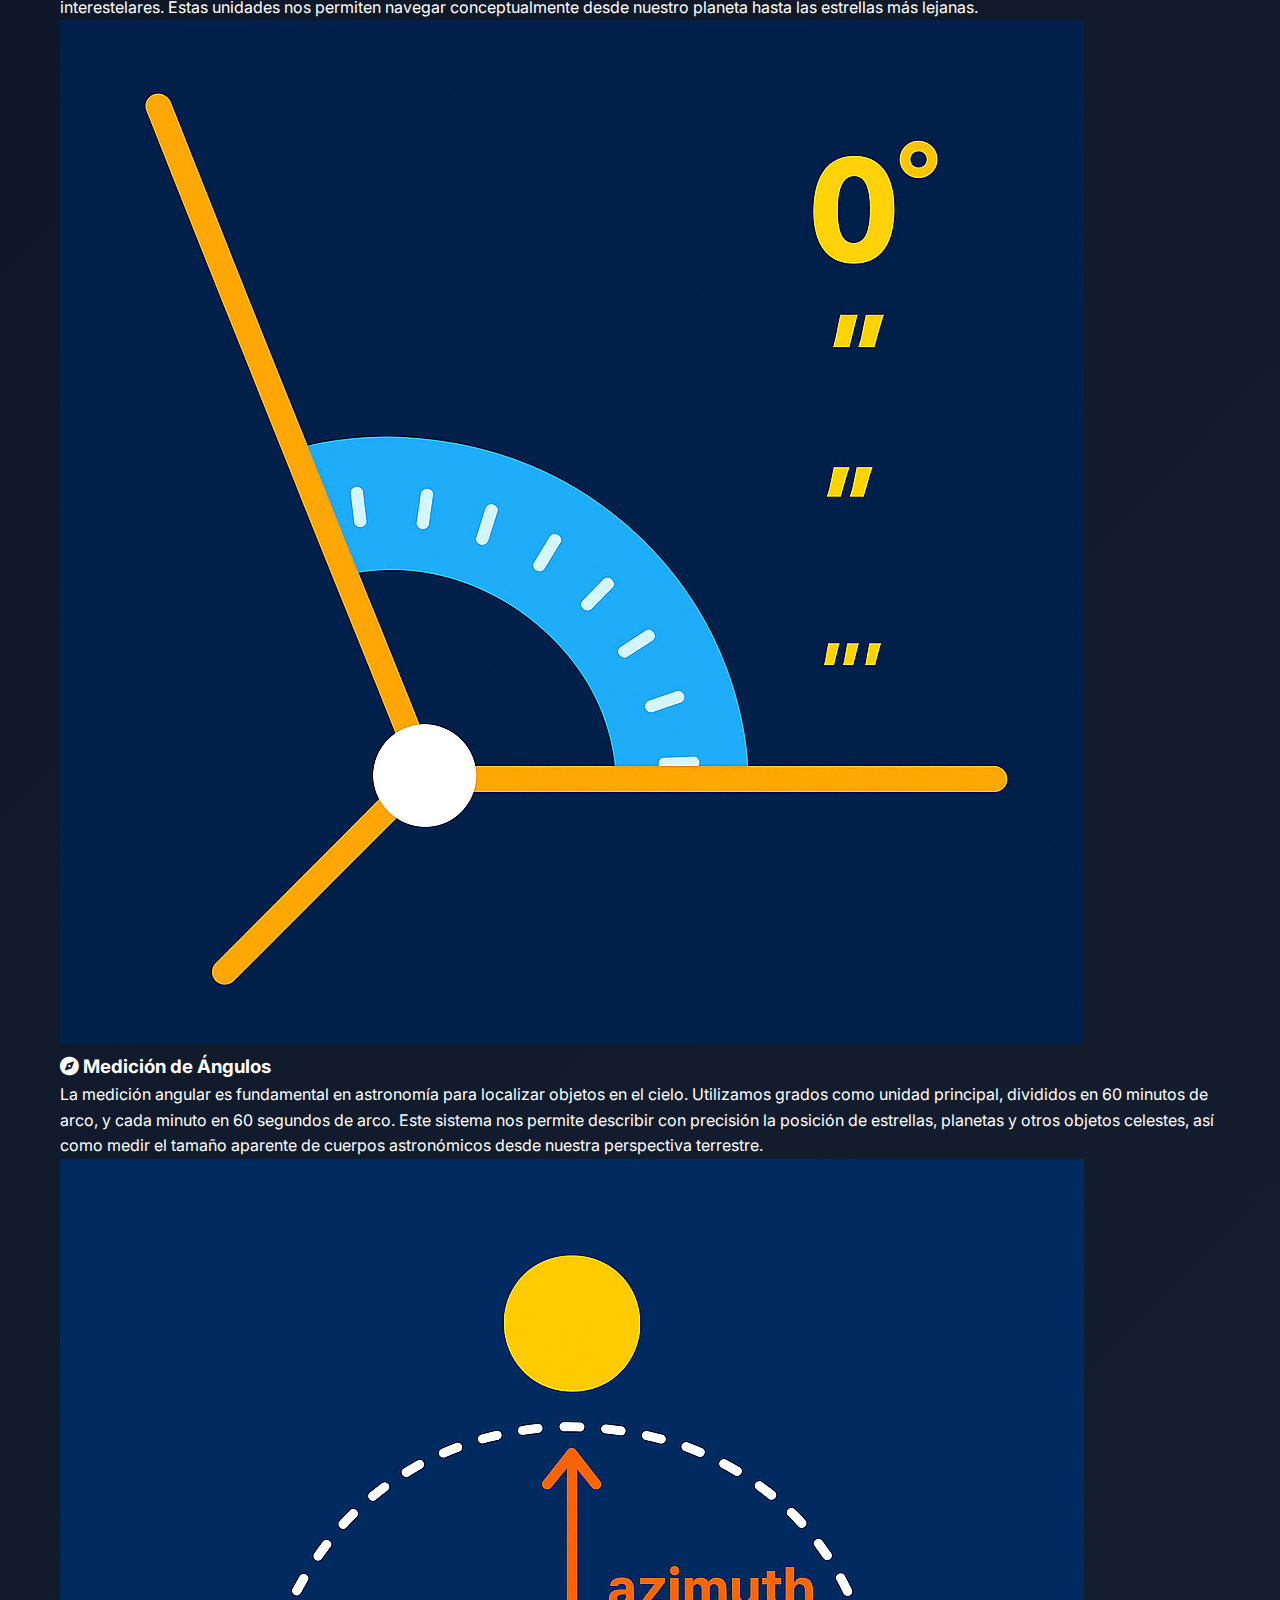
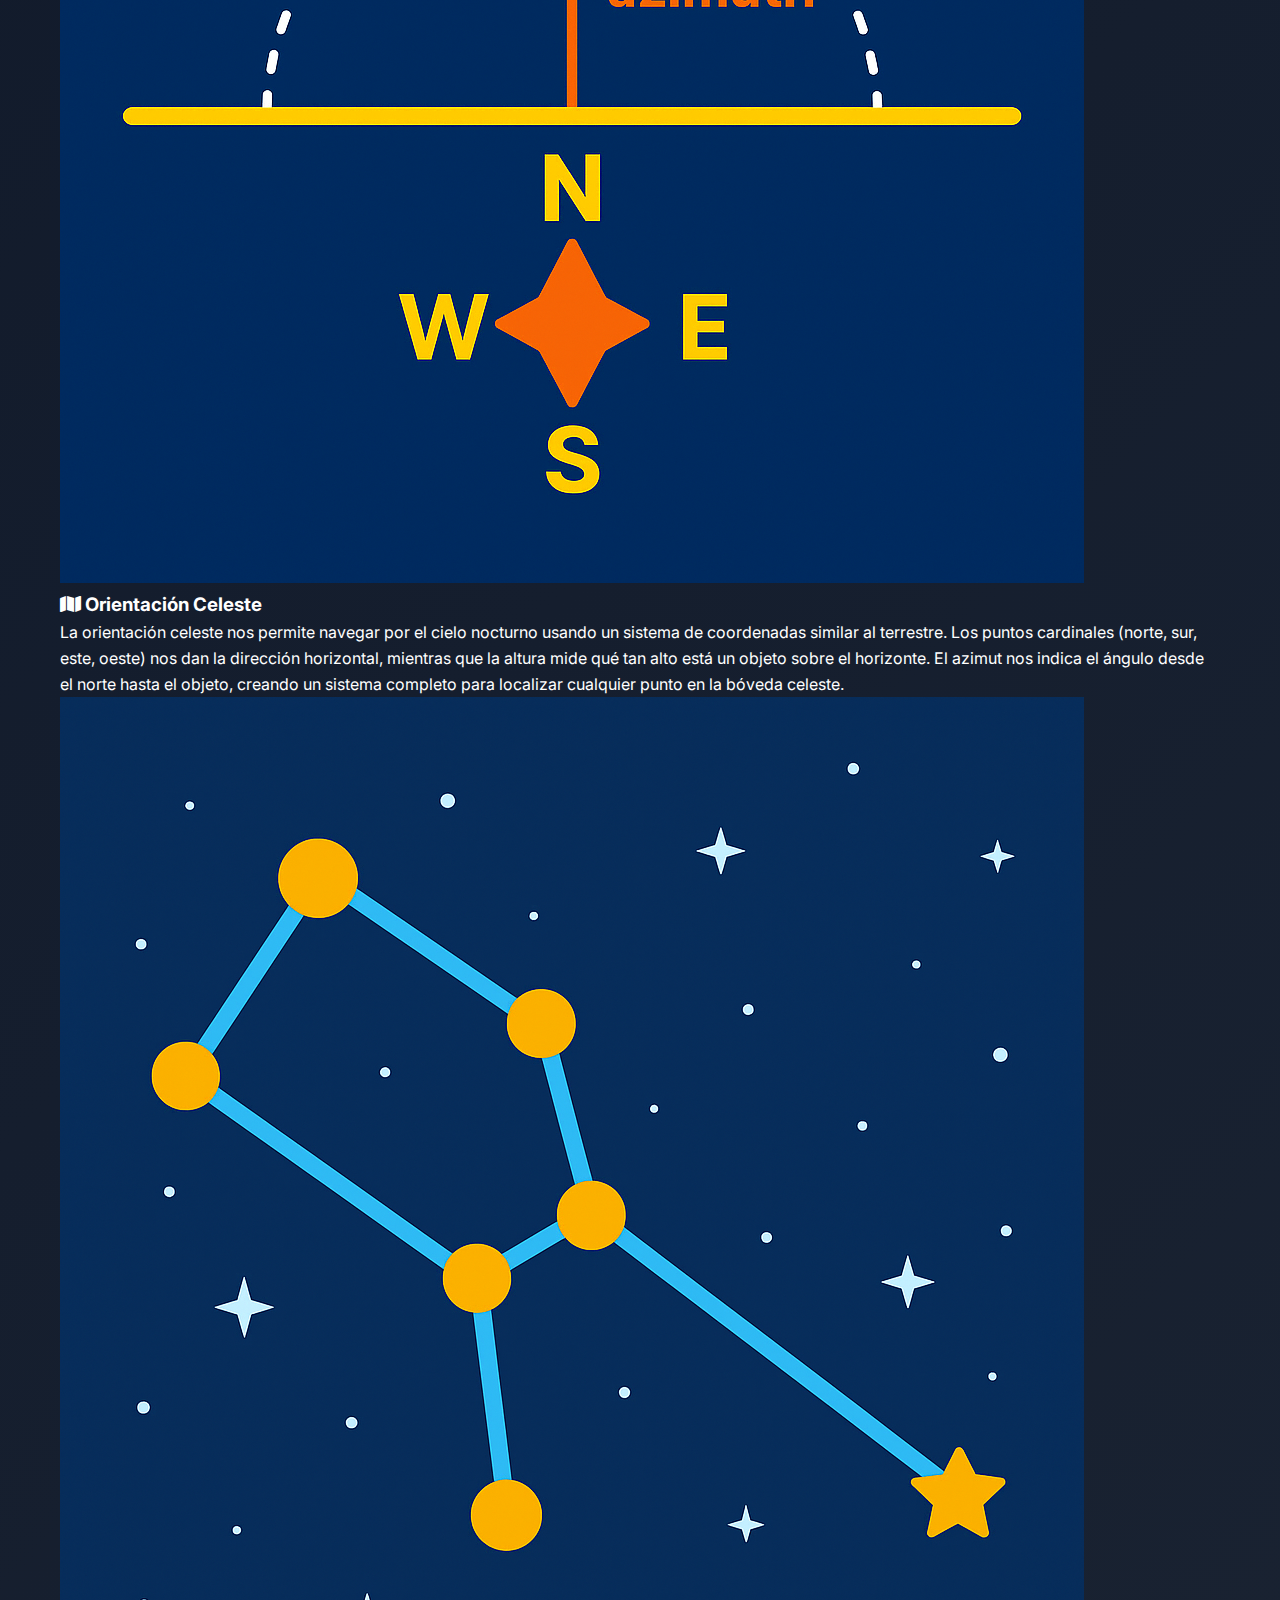
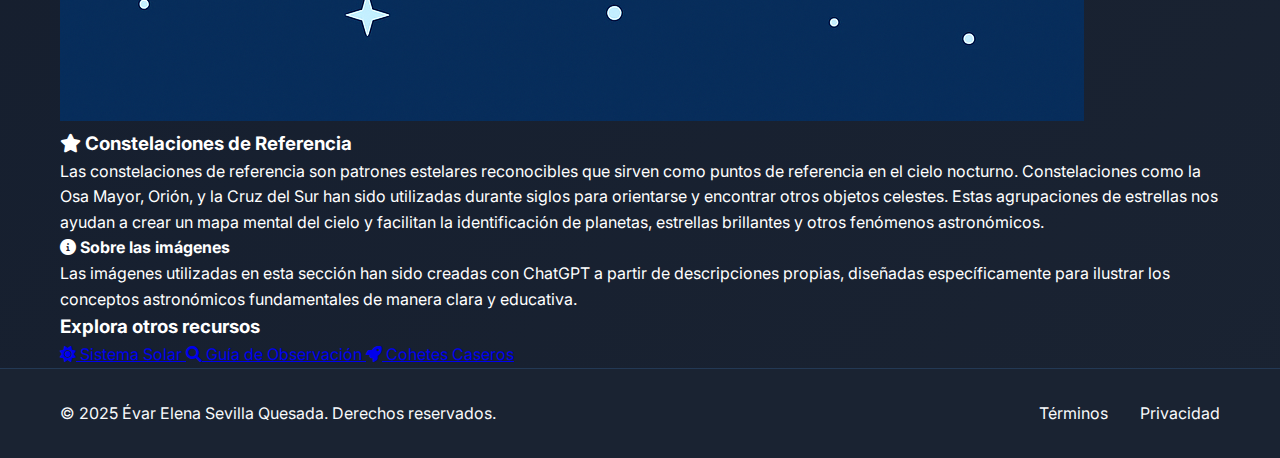
<file: conocimientos-basicos.html>
<!DOCTYPE html>
<html lang="es">
<head>
    <meta charset="UTF-8">
    <meta name="viewport" content="width=device-width, initial-scale=1.0">
    <title>Conocimientos Básicos - AstroRuta OCAA</title>
    <link rel="stylesheet" href="styles.css">
    <link href="https://fonts.googleapis.com/css2?family=Inter:wght@300;400;500;600;700&display=swap" rel="stylesheet">
    <link rel="stylesheet" href="https://cdnjs.cloudflare.com/ajax/libs/font-awesome/6.0.0/css/all.min.css">
</head>
<body>
    <!-- Header y Navegación -->
    <header class="header">
        <nav class="navbar">
            <div class="nav-container">
                <div class="nav-logo">
                    <i class="fas fa-rocket"></i>
                    <span>AstroRuta OCAA</span>
                </div>
                <ul class="nav-menu">
                    <li class="nav-item">
                        <a href="index.html#inicio" class="nav-link">Inicio</a>
                    </li>
                    <li class="nav-item">
                        <a href="index.html#recursos" class="nav-link">Recursos</a>
                    </li>
                    <li class="nav-item">
                        <a href="index.html#practica" class="nav-link">Práctica</a>
                    </li>
                    <li class="nav-item">
                        <a href="index.html#contacto" class="nav-link">Contacto</a>
                    </li>
                </ul>
                <div class="hamburger">
                    <span class="bar"></span>
                    <span class="bar"></span>
                    <span class="bar"></span>
                </div>
            </div>
        </nav>
    </header>

    <!-- Contenido Principal -->
    <main class="basic-concepts-content">
        <div class="container">
            <!-- Header de la página -->
            <div class="page-header">
                <div class="breadcrumb">
                    <a href="index.html#recursos" class="breadcrumb-link">
                        <i class="fas fa-arrow-left"></i>
                        Volver a Recursos
                    </a>
                </div>
                <h1 class="page-title">Conocimientos Básicos</h1>
                <p class="page-subtitle">Fundamentos esenciales para comprender la astronomía y la aeronáutica</p>
            </div>

            <!-- Sección de Motivación -->
            <section class="motivation-section">
                <div class="motivation-card">
                    <div class="motivation-icon">
                        <i class="fas fa-lightbulb"></i>
                    </div>
                    <h2>Fundamentos Esenciales para la Astronomía</h2>
                    <p>Estos conocimientos básicos son la base fundamental para comprender la astronomía y la aeronáutica. Cada concepto te proporcionará las herramientas necesarias para interpretar el universo que nos rodea y participar exitosamente en la Olimpiada Costarricense de Astronomía y Aeronáutica.</p>
                    
                    <div class="motivation-tips">
                        <h3>¿Por qué usar este recurso?</h3>
                        <ul>
                            <li><strong>Base sólida:</strong> Estos conceptos son fundamentales para comprender temas más avanzados</li>
                            <li><strong>Preparación integral:</strong> Te prepara para todas las secciones de la OCAA</li>
                            <li><strong>Aplicación práctica:</strong> Cada concepto tiene aplicaciones directas en observación y cálculos</li>
                            <li><strong>Lenguaje común:</strong> Te familiariza con la terminología astronómica estándar</li>
                        </ul>
                    </div>
                    
                    <div class="motivation-tips">
                        <h3>Instrucciones para tu exploración</h3>
                        <ul>
                            <li><strong>Estudia secuencialmente:</strong> Comienza con magnitudes y unidades, luego continúa en orden</li>
                            <li><strong>Toma apuntes:</strong> Anota los conceptos más importantes para reforzar tu aprendizaje</li>
                            <li><strong>Relaciona conceptos:</strong> Conecta los diferentes temas entre sí</li>
                            <li><strong>Utiliza las imágenes:</strong> Las representaciones visuales facilitan la comprensión</li>
                        </ul>
                    </div>
                </div>
            </section>

            <!-- Conceptos Básicos -->
            <section class="basic-concepts">
                <div class="concept-grid">
                    <!-- Concept 1: Magnitudes y Unidades -->
                    <div class="concept-card">
                        <div class="concept-image">
                            <img src="imagenes/magnitudes-unidades.png" alt="Representación visual de magnitudes y unidades astronómicas como segundo, kilómetro, unidad astronómica y año luz" title="Magnitudes y unidades astronómicas: desde el segundo hasta el año luz">
                        </div>
                        <div class="concept-content">
                            <h3 class="concept-title">
                                <i class="fas fa-ruler"></i>
                                Magnitudes y Unidades
                            </h3>
                            <p class="concept-description">
                                En astronomía utilizamos diferentes escalas de medida para comprender las distancias y tiempos del universo. Desde el segundo para medir duraciones, el kilómetro para distancias terrestres, la unidad astronómica (UA) para distancias dentro del sistema solar, hasta el año luz para las inmensas distancias interestelares. Estas unidades nos permiten navegar conceptualmente desde nuestro planeta hasta las estrellas más lejanas.
                            </p>
                        </div>
                    </div>

                    <!-- Concept 2: Medición de Ángulos -->
                    <div class="concept-card">
                        <div class="concept-image">
                            <img src="imagenes/medicion-angulos.png" alt="Diagrama de medición de ángulos mostrando grados, minutos y segundos de arco en el cielo" title="Sistema de medición angular: grados, minutos y segundos de arco">
                        </div>
                        <div class="concept-content">
                            <h3 class="concept-title">
                                <i class="fas fa-compass"></i>
                                Medición de Ángulos
                            </h3>
                            <p class="concept-description">
                                La medición angular es fundamental en astronomía para localizar objetos en el cielo. Utilizamos grados como unidad principal, divididos en 60 minutos de arco, y cada minuto en 60 segundos de arco. Este sistema nos permite describir con precisión la posición de estrellas, planetas y otros objetos celestes, así como medir el tamaño aparente de cuerpos astronómicos desde nuestra perspectiva terrestre.
                            </p>
                        </div>
                    </div>

                    <!-- Concept 3: Orientación Celeste -->
                    <div class="concept-card">
                        <div class="concept-image">
                            <img src="imagenes/orientacion-celeste.png" alt="Diagrama de orientación celeste mostrando puntos cardinales, altura y azimut para navegación astronómica" title="Sistema de orientación celeste: puntos cardinales, altura y azimut">
                        </div>
                        <div class="concept-content">
                            <h3 class="concept-title">
                                <i class="fas fa-map"></i>
                                Orientación Celeste
                            </h3>
                            <p class="concept-description">
                                La orientación celeste nos permite navegar por el cielo nocturno usando un sistema de coordenadas similar al terrestre. Los puntos cardinales (norte, sur, este, oeste) nos dan la dirección horizontal, mientras que la altura mide qué tan alto está un objeto sobre el horizonte. El azimut nos indica el ángulo desde el norte hasta el objeto, creando un sistema completo para localizar cualquier punto en la bóveda celeste.
                            </p>
                        </div>
                    </div>

                    <!-- Concept 4: Constelaciones de Referencia -->
                    <div class="concept-card">
                        <div class="concept-image">
                            <img src="imagenes/constelaciones-referencia.png" alt="Mapa estelar mostrando constelaciones de referencia importantes para la navegación astronómica" title="Constelaciones de referencia: guías para la navegación estelar">
                        </div>
                        <div class="concept-content">
                            <h3 class="concept-title">
                                <i class="fas fa-star"></i>
                                Constelaciones de Referencia
                            </h3>
                            <p class="concept-description">
                                Las constelaciones de referencia son patrones estelares reconocibles que sirven como puntos de referencia en el cielo nocturno. Constelaciones como la Osa Mayor, Orión, y la Cruz del Sur han sido utilizadas durante siglos para orientarse y encontrar otros objetos celestes. Estas agrupaciones de estrellas nos ayudan a crear un mapa mental del cielo y facilitan la identificación de planetas, estrellas brillantes y otros fenómenos astronómicos.
                            </p>
                        </div>
                    </div>
                </div>

                <!-- Image Attribution -->
                <div class="image-attribution">
                    <div class="attribution-card">
                        <h4>
                            <i class="fas fa-info-circle"></i>
                            Sobre las imágenes
                        </h4>
                        <p>Las imágenes utilizadas en esta sección han sido creadas con ChatGPT a partir de descripciones propias, diseñadas específicamente para ilustrar los conceptos astronómicos fundamentales de manera clara y educativa.</p>
                    </div>
                </div>
            </section>

            <!-- Navegación de recursos -->
            <section class="resources-navigation">
                <h3>Explora otros recursos</h3>
                <div class="nav-cards">
                    <a href="sistema-solar.html" class="nav-card">
                        <i class="fas fa-sun"></i>
                        <span>Sistema Solar</span>
                    </a>
                    <a href="guia-observacion.html" class="nav-card">
                        <i class="fas fa-search"></i>
                        <span>Guía de Observación</span>
                    </a>
                    <a href="cohetes-caseros.html" class="nav-card">
                        <i class="fas fa-rocket"></i>
                        <span>Cohetes Caseros</span>
                    </a>
                </div>
            </section>
        </div>
    </main>

    <!-- Footer -->
    <footer class="footer">
        <div class="container">
            <div class="footer-content">
                <div class="footer-info">
                    <p>&copy; 2025 Évar Elena Sevilla Quesada. Derechos reservados.</p>
                </div>
                <div class="footer-links">
                    <a href="terminos.html" class="footer-link">Términos</a>
                    <a href="privacidad.html" class="footer-link">Privacidad</a>
                </div>
            </div>
        </div>
    </footer>

    <script src="script.js"></script>
</body>
</html>
</file>
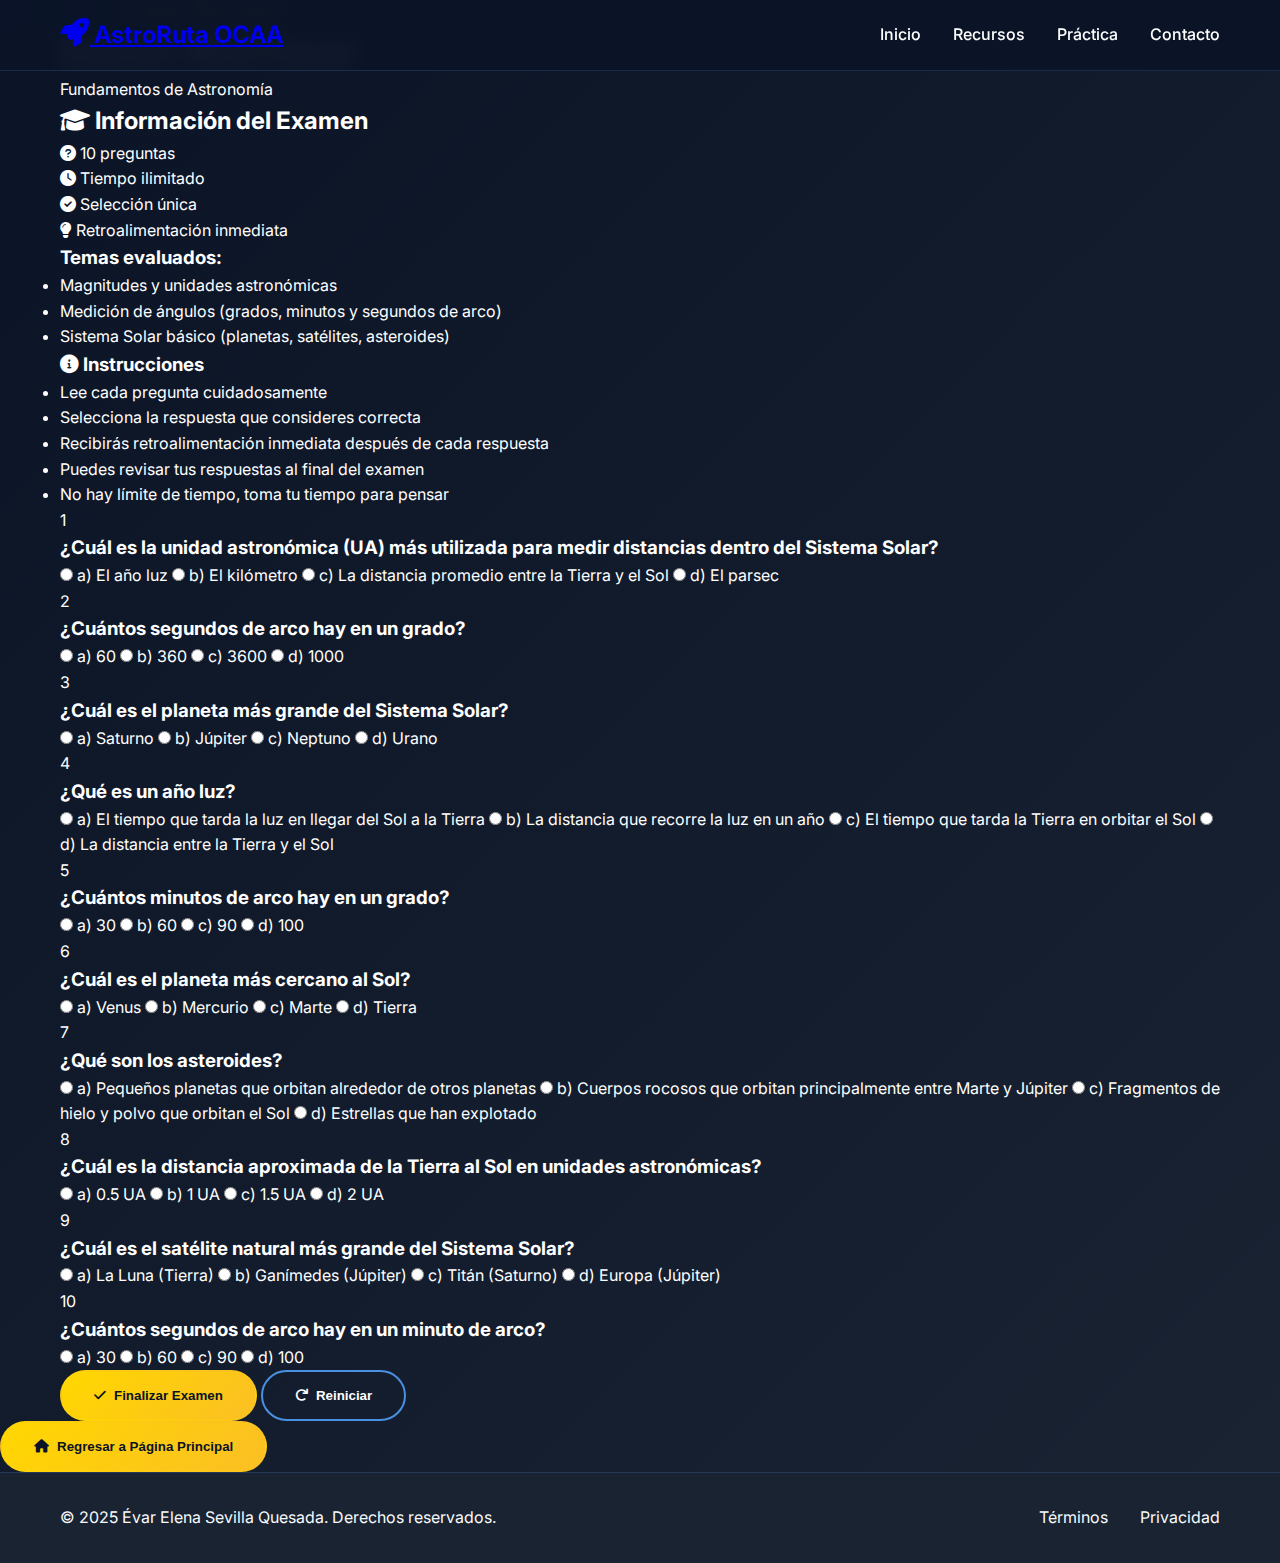
<file: examen-inicial.html>
<!DOCTYPE html>
<html lang="es">
<head>
    <meta charset="UTF-8">
    <meta name="viewport" content="width=device-width, initial-scale=1.0">
    <title>Examen Nivel Inicial - Fundamentos de Astronomía | AstroRuta OCAA</title>
    <link rel="stylesheet" href="styles.css">
    <link href="https://fonts.googleapis.com/css2?family=Inter:wght@300;400;500;600;700&display=swap" rel="stylesheet">
    <link rel="stylesheet" href="https://cdnjs.cloudflare.com/ajax/libs/font-awesome/6.0.0/css/all.min.css">
</head>
<body>
    <!-- Header -->
    <header class="header">
        <nav class="navbar">
            <div class="nav-container">
                <div class="nav-logo">
                    <a href="index.html">
                        <i class="fas fa-rocket"></i>
                        <span>AstroRuta OCAA</span>
                    </a>
                </div>
                <ul class="nav-menu">
                    <li><a href="index.html" class="nav-link">Inicio</a></li>
                    <li><a href="index.html#recursos" class="nav-link">Recursos</a></li>
                    <li><a href="index.html#practica" class="nav-link">Práctica</a></li>
                    <li><a href="index.html#contacto" class="nav-link">Contacto</a></li>
                </ul>
                <div class="hamburger">
                    <span class="bar"></span>
                    <span class="bar"></span>
                    <span class="bar"></span>
                </div>
            </div>
        </nav>
    </header>

    <!-- Breadcrumb -->
    <div class="breadcrumb">
        <a href="index.html" class="breadcrumb-link">Inicio</a>
        <span class="breadcrumb-separator">/</span>
        <a href="index.html#practica" class="breadcrumb-link">Práctica</a>
        <span class="breadcrumb-separator">/</span>
        <span class="breadcrumb-current">Examen Nivel Inicial</span>
    </div>

    <!-- Main Content -->
    <main class="exam-page-content">
        <div class="container">
            <!-- Page Header -->
            <div class="page-header">
                <h1 class="page-title">Examen Nivel Inicial</h1>
                <p class="page-subtitle">Fundamentos de Astronomía</p>
            </div>

            <!-- Exam Info -->
            <div class="exam-info-card">
                <div class="exam-info-header">
                    <h2><i class="fas fa-graduation-cap"></i> Información del Examen</h2>
                </div>
                <div class="exam-info-content">
                    <div class="exam-stats">
                        <div class="stat-item">
                            <i class="fas fa-question-circle"></i>
                            <span>10 preguntas</span>
                        </div>
                        <div class="stat-item">
                            <i class="fas fa-clock"></i>
                            <span>Tiempo ilimitado</span>
                        </div>
                        <div class="stat-item">
                            <i class="fas fa-check-circle"></i>
                            <span>Selección única</span>
                        </div>
                        <div class="stat-item">
                            <i class="fas fa-lightbulb"></i>
                            <span>Retroalimentación inmediata</span>
                        </div>
                    </div>
                    <div class="exam-topics">
                        <h3>Temas evaluados:</h3>
                        <ul>
                            <li>Magnitudes y unidades astronómicas</li>
                            <li>Medición de ángulos (grados, minutos y segundos de arco)</li>
                            <li>Sistema Solar básico (planetas, satélites, asteroides)</li>
                        </ul>
                    </div>
                </div>
            </div>

            <!-- Exam Instructions -->
            <div class="exam-instructions">
                <h3><i class="fas fa-info-circle"></i> Instrucciones</h3>
                <ul>
                    <li>Lee cada pregunta cuidadosamente</li>
                    <li>Selecciona la respuesta que consideres correcta</li>
                    <li>Recibirás retroalimentación inmediata después de cada respuesta</li>
                    <li>Puedes revisar tus respuestas al final del examen</li>
                    <li>No hay límite de tiempo, toma tu tiempo para pensar</li>
                </ul>
            </div>

            <!-- Exam Form -->
            <form id="examForm" class="exam-form">
                <!-- Question 1 -->
                <div class="question-card" id="question1">
                    <div class="question-header">
                        <span class="question-number">1</span>
                        <h3>¿Cuál es la unidad astronómica (UA) más utilizada para medir distancias dentro del Sistema Solar?</h3>
                    </div>
                    <div class="options">
                        <label class="option">
                            <input type="radio" name="q1" value="a">
                            <span class="option-text">a) El año luz</span>
                        </label>
                        <label class="option">
                            <input type="radio" name="q1" value="b">
                            <span class="option-text">b) El kilómetro</span>
                        </label>
                        <label class="option">
                            <input type="radio" name="q1" value="c">
                            <span class="option-text">c) La distancia promedio entre la Tierra y el Sol</span>
                        </label>
                        <label class="option">
                            <input type="radio" name="q1" value="d">
                            <span class="option-text">d) El parsec</span>
                        </label>
                    </div>
                    <div class="feedback" id="feedback1"></div>
                </div>

                <!-- Question 2 -->
                <div class="question-card" id="question2">
                    <div class="question-header">
                        <span class="question-number">2</span>
                        <h3>¿Cuántos segundos de arco hay en un grado?</h3>
                    </div>
                    <div class="options">
                        <label class="option">
                            <input type="radio" name="q2" value="a">
                            <span class="option-text">a) 60</span>
                        </label>
                        <label class="option">
                            <input type="radio" name="q2" value="b">
                            <span class="option-text">b) 360</span>
                        </label>
                        <label class="option">
                            <input type="radio" name="q2" value="c">
                            <span class="option-text">c) 3600</span>
                        </label>
                        <label class="option">
                            <input type="radio" name="q2" value="d">
                            <span class="option-text">d) 1000</span>
                        </label>
                    </div>
                    <div class="feedback" id="feedback2"></div>
                </div>

                <!-- Question 3 -->
                <div class="question-card" id="question3">
                    <div class="question-header">
                        <span class="question-number">3</span>
                        <h3>¿Cuál es el planeta más grande del Sistema Solar?</h3>
                    </div>
                    <div class="options">
                        <label class="option">
                            <input type="radio" name="q3" value="a">
                            <span class="option-text">a) Saturno</span>
                        </label>
                        <label class="option">
                            <input type="radio" name="q3" value="b">
                            <span class="option-text">b) Júpiter</span>
                        </label>
                        <label class="option">
                            <input type="radio" name="q3" value="c">
                            <span class="option-text">c) Neptuno</span>
                        </label>
                        <label class="option">
                            <input type="radio" name="q3" value="d">
                            <span class="option-text">d) Urano</span>
                        </label>
                    </div>
                    <div class="feedback" id="feedback3"></div>
                </div>

                <!-- Question 4 -->
                <div class="question-card" id="question4">
                    <div class="question-header">
                        <span class="question-number">4</span>
                        <h3>¿Qué es un año luz?</h3>
                    </div>
                    <div class="options">
                        <label class="option">
                            <input type="radio" name="q4" value="a">
                            <span class="option-text">a) El tiempo que tarda la luz en llegar del Sol a la Tierra</span>
                        </label>
                        <label class="option">
                            <input type="radio" name="q4" value="b">
                            <span class="option-text">b) La distancia que recorre la luz en un año</span>
                        </label>
                        <label class="option">
                            <input type="radio" name="q4" value="c">
                            <span class="option-text">c) El tiempo que tarda la Tierra en orbitar el Sol</span>
                        </label>
                        <label class="option">
                            <input type="radio" name="q4" value="d">
                            <span class="option-text">d) La distancia entre la Tierra y el Sol</span>
                        </label>
                    </div>
                    <div class="feedback" id="feedback4"></div>
                </div>

                <!-- Question 5 -->
                <div class="question-card" id="question5">
                    <div class="question-header">
                        <span class="question-number">5</span>
                        <h3>¿Cuántos minutos de arco hay en un grado?</h3>
                    </div>
                    <div class="options">
                        <label class="option">
                            <input type="radio" name="q5" value="a">
                            <span class="option-text">a) 30</span>
                        </label>
                        <label class="option">
                            <input type="radio" name="q5" value="b">
                            <span class="option-text">b) 60</span>
                        </label>
                        <label class="option">
                            <input type="radio" name="q5" value="c">
                            <span class="option-text">c) 90</span>
                        </label>
                        <label class="option">
                            <input type="radio" name="q5" value="d">
                            <span class="option-text">d) 100</span>
                        </label>
                    </div>
                    <div class="feedback" id="feedback5"></div>
                </div>

                <!-- Question 6 -->
                <div class="question-card" id="question6">
                    <div class="question-header">
                        <span class="question-number">6</span>
                        <h3>¿Cuál es el planeta más cercano al Sol?</h3>
                    </div>
                    <div class="options">
                        <label class="option">
                            <input type="radio" name="q6" value="a">
                            <span class="option-text">a) Venus</span>
                        </label>
                        <label class="option">
                            <input type="radio" name="q6" value="b">
                            <span class="option-text">b) Mercurio</span>
                        </label>
                        <label class="option">
                            <input type="radio" name="q6" value="c">
                            <span class="option-text">c) Marte</span>
                        </label>
                        <label class="option">
                            <input type="radio" name="q6" value="d">
                            <span class="option-text">d) Tierra</span>
                        </label>
                    </div>
                    <div class="feedback" id="feedback6"></div>
                </div>

                <!-- Question 7 -->
                <div class="question-card" id="question7">
                    <div class="question-header">
                        <span class="question-number">7</span>
                        <h3>¿Qué son los asteroides?</h3>
                    </div>
                    <div class="options">
                        <label class="option">
                            <input type="radio" name="q7" value="a">
                            <span class="option-text">a) Pequeños planetas que orbitan alrededor de otros planetas</span>
                        </label>
                        <label class="option">
                            <input type="radio" name="q7" value="b">
                            <span class="option-text">b) Cuerpos rocosos que orbitan principalmente entre Marte y Júpiter</span>
                        </label>
                        <label class="option">
                            <input type="radio" name="q7" value="c">
                            <span class="option-text">c) Fragmentos de hielo y polvo que orbitan el Sol</span>
                        </label>
                        <label class="option">
                            <input type="radio" name="q7" value="d">
                            <span class="option-text">d) Estrellas que han explotado</span>
                        </label>
                    </div>
                    <div class="feedback" id="feedback7"></div>
                </div>

                <!-- Question 8 -->
                <div class="question-card" id="question8">
                    <div class="question-header">
                        <span class="question-number">8</span>
                        <h3>¿Cuál es la distancia aproximada de la Tierra al Sol en unidades astronómicas?</h3>
                    </div>
                    <div class="options">
                        <label class="option">
                            <input type="radio" name="q8" value="a">
                            <span class="option-text">a) 0.5 UA</span>
                        </label>
                        <label class="option">
                            <input type="radio" name="q8" value="b">
                            <span class="option-text">b) 1 UA</span>
                        </label>
                        <label class="option">
                            <input type="radio" name="q8" value="c">
                            <span class="option-text">c) 1.5 UA</span>
                        </label>
                        <label class="option">
                            <input type="radio" name="q8" value="d">
                            <span class="option-text">d) 2 UA</span>
                        </label>
                    </div>
                    <div class="feedback" id="feedback8"></div>
                </div>

                <!-- Question 9 -->
                <div class="question-card" id="question9">
                    <div class="question-header">
                        <span class="question-number">9</span>
                        <h3>¿Cuál es el satélite natural más grande del Sistema Solar?</h3>
                    </div>
                    <div class="options">
                        <label class="option">
                            <input type="radio" name="q9" value="a">
                            <span class="option-text">a) La Luna (Tierra)</span>
                        </label>
                        <label class="option">
                            <input type="radio" name="q9" value="b">
                            <span class="option-text">b) Ganímedes (Júpiter)</span>
                        </label>
                        <label class="option">
                            <input type="radio" name="q9" value="c">
                            <span class="option-text">c) Titán (Saturno)</span>
                        </label>
                        <label class="option">
                            <input type="radio" name="q9" value="d">
                            <span class="option-text">d) Europa (Júpiter)</span>
                        </label>
                    </div>
                    <div class="feedback" id="feedback9"></div>
                </div>

                <!-- Question 10 -->
                <div class="question-card" id="question10">
                    <div class="question-header">
                        <span class="question-number">10</span>
                        <h3>¿Cuántos segundos de arco hay en un minuto de arco?</h3>
                    </div>
                    <div class="options">
                        <label class="option">
                            <input type="radio" name="q10" value="a">
                            <span class="option-text">a) 30</span>
                        </label>
                        <label class="option">
                            <input type="radio" name="q10" value="b">
                            <span class="option-text">b) 60</span>
                        </label>
                        <label class="option">
                            <input type="radio" name="q10" value="c">
                            <span class="option-text">c) 90</span>
                        </label>
                        <label class="option">
                            <input type="radio" name="q10" value="d">
                            <span class="option-text">d) 100</span>
                        </label>
                    </div>
                    <div class="feedback" id="feedback10"></div>
                </div>

                <!-- Submit Button -->
                <div class="exam-actions">
                    <button type="submit" class="btn btn-primary" id="submitExam">
                        <i class="fas fa-check"></i>
                        Finalizar Examen
                    </button>
                    <button type="button" class="btn btn-secondary" id="resetExam">
                        <i class="fas fa-redo"></i>
                        Reiniciar
                    </button>
                </div>
            </form>

            <!-- Results Section -->
            <div class="results-section" id="resultsSection" style="display: none;">
                <div class="results-card">
                    <h2><i class="fas fa-chart-bar"></i> Resultados del Examen</h2>
                    <div class="results-summary">
                        <div class="score-display">
                            <span class="score-number" id="scoreNumber">0</span>
                            <span class="score-label">de 10</span>
                        </div>
                        <div class="score-percentage" id="scorePercentage">0%</div>
                    </div>
                    <div class="results-breakdown">
                        <h3>Desglose de respuestas:</h3>
                        <div class="answers-review" id="answersReview"></div>
                    </div>
                    <div class="results-actions">
                        <button class="btn btn-primary" onclick="window.location.href='index.html#practica'">
                            <i class="fas fa-tasks"></i>
                            Volver a Práctica
                        </button>
                        <button class="btn btn-secondary" id="retakeExam">
                            <i class="fas fa-redo"></i>
                            Repetir Examen
                        </button>
                        <button class="btn btn-primary" onclick="window.location.href='index.html'">
                            <i class="fas fa-home"></i>
                            Página Principal
                        </button>
                    </div>
                </div>
            </div>
        </div>
        
        <!-- Botón de regreso a página principal -->
        <div class="back-to-main">
            <button class="btn btn-primary" onclick="window.location.href='index.html'">
                <i class="fas fa-home"></i>
                Regresar a Página Principal
            </button>
        </div>
    </main>

    <!-- Footer -->
    <footer class="footer">
        <div class="container">
            <div class="footer-content">
                <div class="footer-info">
                    <p>&copy; 2025 Évar Elena Sevilla Quesada. Derechos reservados.</p>
                </div>
                <div class="footer-links">
                    <a href="terminos.html" class="footer-link">Términos</a>
                    <a href="privacidad.html" class="footer-link">Privacidad</a>
                </div>
            </div>
        </div>
    </footer>

    <script src="script.js"></script>
    <script src="examen-inicial.js"></script>
</body>
</html>
</file>
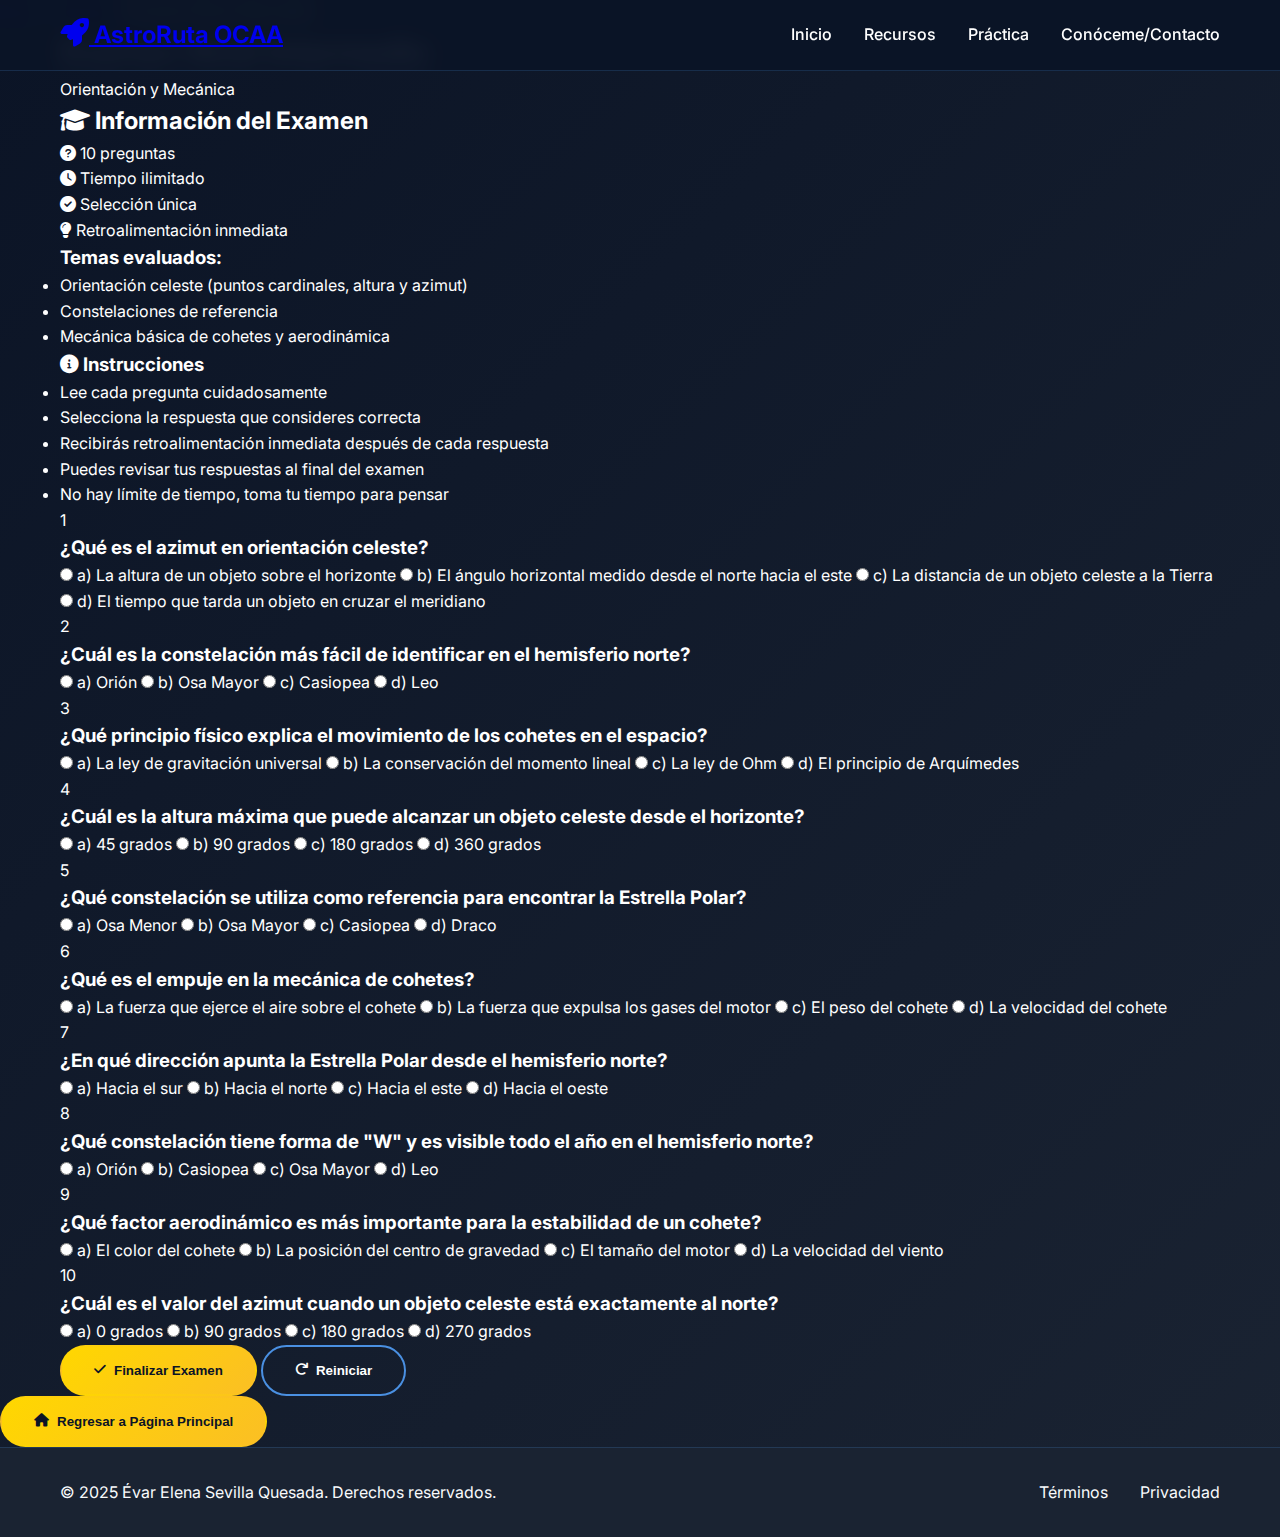
<file: examen-intermedio.html>
<!DOCTYPE html>
<html lang="es">
<head>
    <meta charset="UTF-8">
    <meta name="viewport" content="width=device-width, initial-scale=1.0">
    <title>Examen Nivel Intermedio - Orientación y Mecánica | AstroRuta OCAA</title>
    <link rel="stylesheet" href="styles.css">
    <link href="https://fonts.googleapis.com/css2?family=Inter:wght@300;400;500;600;700&display=swap" rel="stylesheet">
    <link rel="stylesheet" href="https://cdnjs.cloudflare.com/ajax/libs/font-awesome/6.0.0/css/all.min.css">
</head>
<body>
    <!-- Header -->
    <header class="header">
        <nav class="navbar">
            <div class="nav-container">
                <div class="nav-logo">
                    <a href="index.html">
                        <i class="fas fa-rocket"></i>
                        <span>AstroRuta OCAA</span>
                    </a>
                </div>
                <ul class="nav-menu">
                    <li><a href="index.html" class="nav-link">Inicio</a></li>
                    <li><a href="index.html#recursos" class="nav-link">Recursos</a></li>
                    <li><a href="index.html#practica" class="nav-link">Práctica</a></li>
                    <li><a href="index.html#contacto" class="nav-link">Conóceme/Contacto</a></li>
                </ul>
                <div class="hamburger">
                    <span class="bar"></span>
                    <span class="bar"></span>
                    <span class="bar"></span>
                </div>
            </div>
        </nav>
    </header>

    <!-- Breadcrumb -->
    <div class="breadcrumb">
        <a href="index.html" class="breadcrumb-link">Inicio</a>
        <span class="breadcrumb-separator">/</span>
        <a href="index.html#practica" class="breadcrumb-link">Práctica</a>
        <span class="breadcrumb-separator">/</span>
        <span class="breadcrumb-current">Examen Nivel Intermedio</span>
    </div>

    <!-- Main Content -->
    <main class="exam-page-content">
        <div class="container">
            <!-- Page Header -->
            <div class="page-header">
                <h1 class="page-title">Examen Nivel Intermedio</h1>
                <p class="page-subtitle">Orientación y Mecánica</p>
            </div>

            <!-- Exam Info -->
            <div class="exam-info-card">
                <div class="exam-info-header">
                    <h2><i class="fas fa-graduation-cap"></i> Información del Examen</h2>
                </div>
                <div class="exam-info-content">
                    <div class="exam-stats">
                        <div class="stat-item">
                            <i class="fas fa-question-circle"></i>
                            <span>10 preguntas</span>
                        </div>
                        <div class="stat-item">
                            <i class="fas fa-clock"></i>
                            <span>Tiempo ilimitado</span>
                        </div>
                        <div class="stat-item">
                            <i class="fas fa-check-circle"></i>
                            <span>Selección única</span>
                        </div>
                        <div class="stat-item">
                            <i class="fas fa-lightbulb"></i>
                            <span>Retroalimentación inmediata</span>
                        </div>
                    </div>
                    <div class="exam-topics">
                        <h3>Temas evaluados:</h3>
                        <ul>
                            <li>Orientación celeste (puntos cardinales, altura y azimut)</li>
                            <li>Constelaciones de referencia</li>
                            <li>Mecánica básica de cohetes y aerodinámica</li>
                        </ul>
                    </div>
                </div>
            </div>

            <!-- Exam Instructions -->
            <div class="exam-instructions">
                <h3><i class="fas fa-info-circle"></i> Instrucciones</h3>
                <ul>
                    <li>Lee cada pregunta cuidadosamente</li>
                    <li>Selecciona la respuesta que consideres correcta</li>
                    <li>Recibirás retroalimentación inmediata después de cada respuesta</li>
                    <li>Puedes revisar tus respuestas al final del examen</li>
                    <li>No hay límite de tiempo, toma tu tiempo para pensar</li>
                </ul>
            </div>

            <!-- Exam Form -->
            <form id="examForm" class="exam-form">
                <!-- Question 1 -->
                <div class="question-card" id="question1">
                    <div class="question-header">
                        <span class="question-number">1</span>
                        <h3>¿Qué es el azimut en orientación celeste?</h3>
                    </div>
                    <div class="options">
                        <label class="option">
                            <input type="radio" name="q1" value="a">
                            <span class="option-text">a) La altura de un objeto sobre el horizonte</span>
                        </label>
                        <label class="option">
                            <input type="radio" name="q1" value="b">
                            <span class="option-text">b) El ángulo horizontal medido desde el norte hacia el este</span>
                        </label>
                        <label class="option">
                            <input type="radio" name="q1" value="c">
                            <span class="option-text">c) La distancia de un objeto celeste a la Tierra</span>
                        </label>
                        <label class="option">
                            <input type="radio" name="q1" value="d">
                            <span class="option-text">d) El tiempo que tarda un objeto en cruzar el meridiano</span>
                        </label>
                    </div>
                    <div class="feedback" id="feedback1"></div>
                </div>

                <!-- Question 2 -->
                <div class="question-card" id="question2">
                    <div class="question-header">
                        <span class="question-number">2</span>
                        <h3>¿Cuál es la constelación más fácil de identificar en el hemisferio norte?</h3>
                    </div>
                    <div class="options">
                        <label class="option">
                            <input type="radio" name="q2" value="a">
                            <span class="option-text">a) Orión</span>
                        </label>
                        <label class="option">
                            <input type="radio" name="q2" value="b">
                            <span class="option-text">b) Osa Mayor</span>
                        </label>
                        <label class="option">
                            <input type="radio" name="q2" value="c">
                            <span class="option-text">c) Casiopea</span>
                        </label>
                        <label class="option">
                            <input type="radio" name="q2" value="d">
                            <span class="option-text">d) Leo</span>
                        </label>
                    </div>
                    <div class="feedback" id="feedback2"></div>
                </div>

                <!-- Question 3 -->
                <div class="question-card" id="question3">
                    <div class="question-header">
                        <span class="question-number">3</span>
                        <h3>¿Qué principio físico explica el movimiento de los cohetes en el espacio?</h3>
                    </div>
                    <div class="options">
                        <label class="option">
                            <input type="radio" name="q3" value="a">
                            <span class="option-text">a) La ley de gravitación universal</span>
                        </label>
                        <label class="option">
                            <input type="radio" name="q3" value="b">
                            <span class="option-text">b) La conservación del momento lineal</span>
                        </label>
                        <label class="option">
                            <input type="radio" name="q3" value="c">
                            <span class="option-text">c) La ley de Ohm</span>
                        </label>
                        <label class="option">
                            <input type="radio" name="q3" value="d">
                            <span class="option-text">d) El principio de Arquímedes</span>
                        </label>
                    </div>
                    <div class="feedback" id="feedback3"></div>
                </div>

                <!-- Question 4 -->
                <div class="question-card" id="question4">
                    <div class="question-header">
                        <span class="question-number">4</span>
                        <h3>¿Cuál es la altura máxima que puede alcanzar un objeto celeste desde el horizonte?</h3>
                    </div>
                    <div class="options">
                        <label class="option">
                            <input type="radio" name="q4" value="a">
                            <span class="option-text">a) 45 grados</span>
                        </label>
                        <label class="option">
                            <input type="radio" name="q4" value="b">
                            <span class="option-text">b) 90 grados</span>
                        </label>
                        <label class="option">
                            <input type="radio" name="q4" value="c">
                            <span class="option-text">c) 180 grados</span>
                        </label>
                        <label class="option">
                            <input type="radio" name="q4" value="d">
                            <span class="option-text">d) 360 grados</span>
                        </label>
                    </div>
                    <div class="feedback" id="feedback4"></div>
                </div>

                <!-- Question 5 -->
                <div class="question-card" id="question5">
                    <div class="question-header">
                        <span class="question-number">5</span>
                        <h3>¿Qué constelación se utiliza como referencia para encontrar la Estrella Polar?</h3>
                    </div>
                    <div class="options">
                        <label class="option">
                            <input type="radio" name="q5" value="a">
                            <span class="option-text">a) Osa Menor</span>
                        </label>
                        <label class="option">
                            <input type="radio" name="q5" value="b">
                            <span class="option-text">b) Osa Mayor</span>
                        </label>
                        <label class="option">
                            <input type="radio" name="q5" value="c">
                            <span class="option-text">c) Casiopea</span>
                        </label>
                        <label class="option">
                            <input type="radio" name="q5" value="d">
                            <span class="option-text">d) Draco</span>
                        </label>
                    </div>
                    <div class="feedback" id="feedback5"></div>
                </div>

                <!-- Question 6 -->
                <div class="question-card" id="question6">
                    <div class="question-header">
                        <span class="question-number">6</span>
                        <h3>¿Qué es el empuje en la mecánica de cohetes?</h3>
                    </div>
                    <div class="options">
                        <label class="option">
                            <input type="radio" name="q6" value="a">
                            <span class="option-text">a) La fuerza que ejerce el aire sobre el cohete</span>
                        </label>
                        <label class="option">
                            <input type="radio" name="q6" value="b">
                            <span class="option-text">b) La fuerza que expulsa los gases del motor</span>
                        </label>
                        <label class="option">
                            <input type="radio" name="q6" value="c">
                            <span class="option-text">c) El peso del cohete</span>
                        </label>
                        <label class="option">
                            <input type="radio" name="q6" value="d">
                            <span class="option-text">d) La velocidad del cohete</span>
                        </label>
                    </div>
                    <div class="feedback" id="feedback6"></div>
                </div>

                <!-- Question 7 -->
                <div class="question-card" id="question7">
                    <div class="question-header">
                        <span class="question-number">7</span>
                        <h3>¿En qué dirección apunta la Estrella Polar desde el hemisferio norte?</h3>
                    </div>
                    <div class="options">
                        <label class="option">
                            <input type="radio" name="q7" value="a">
                            <span class="option-text">a) Hacia el sur</span>
                        </label>
                        <label class="option">
                            <input type="radio" name="q7" value="b">
                            <span class="option-text">b) Hacia el norte</span>
                        </label>
                        <label class="option">
                            <input type="radio" name="q7" value="c">
                            <span class="option-text">c) Hacia el este</span>
                        </label>
                        <label class="option">
                            <input type="radio" name="q7" value="d">
                            <span class="option-text">d) Hacia el oeste</span>
                        </label>
                    </div>
                    <div class="feedback" id="feedback7"></div>
                </div>

                <!-- Question 8 -->
                <div class="question-card" id="question8">
                    <div class="question-header">
                        <span class="question-number">8</span>
                        <h3>¿Qué constelación tiene forma de "W" y es visible todo el año en el hemisferio norte?</h3>
                    </div>
                    <div class="options">
                        <label class="option">
                            <input type="radio" name="q8" value="a">
                            <span class="option-text">a) Orión</span>
                        </label>
                        <label class="option">
                            <input type="radio" name="q8" value="b">
                            <span class="option-text">b) Casiopea</span>
                        </label>
                        <label class="option">
                            <input type="radio" name="q8" value="c">
                            <span class="option-text">c) Osa Mayor</span>
                        </label>
                        <label class="option">
                            <input type="radio" name="q8" value="d">
                            <span class="option-text">d) Leo</span>
                        </label>
                    </div>
                    <div class="feedback" id="feedback8"></div>
                </div>

                <!-- Question 9 -->
                <div class="question-card" id="question9">
                    <div class="question-header">
                        <span class="question-number">9</span>
                        <h3>¿Qué factor aerodinámico es más importante para la estabilidad de un cohete?</h3>
                    </div>
                    <div class="options">
                        <label class="option">
                            <input type="radio" name="q9" value="a">
                            <span class="option-text">a) El color del cohete</span>
                        </label>
                        <label class="option">
                            <input type="radio" name="q9" value="b">
                            <span class="option-text">b) La posición del centro de gravedad</span>
                        </label>
                        <label class="option">
                            <input type="radio" name="q9" value="c">
                            <span class="option-text">c) El tamaño del motor</span>
                        </label>
                        <label class="option">
                            <input type="radio" name="q9" value="d">
                            <span class="option-text">d) La velocidad del viento</span>
                        </label>
                    </div>
                    <div class="feedback" id="feedback9"></div>
                </div>

                <!-- Question 10 -->
                <div class="question-card" id="question10">
                    <div class="question-header">
                        <span class="question-number">10</span>
                        <h3>¿Cuál es el valor del azimut cuando un objeto celeste está exactamente al norte?</h3>
                    </div>
                    <div class="options">
                        <label class="option">
                            <input type="radio" name="q10" value="a">
                            <span class="option-text">a) 0 grados</span>
                        </label>
                        <label class="option">
                            <input type="radio" name="q10" value="b">
                            <span class="option-text">b) 90 grados</span>
                        </label>
                        <label class="option">
                            <input type="radio" name="q10" value="c">
                            <span class="option-text">c) 180 grados</span>
                        </label>
                        <label class="option">
                            <input type="radio" name="q10" value="d">
                            <span class="option-text">d) 270 grados</span>
                        </label>
                    </div>
                    <div class="feedback" id="feedback10"></div>
                </div>

                <!-- Submit Button -->
                <div class="exam-actions">
                    <button type="submit" class="btn btn-primary" id="submitExam">
                        <i class="fas fa-check"></i>
                        Finalizar Examen
                    </button>
                    <button type="button" class="btn btn-secondary" id="resetExam">
                        <i class="fas fa-redo"></i>
                        Reiniciar
                    </button>
                </div>
            </form>

            <!-- Results Section -->
            <div class="results-section" id="resultsSection" style="display: none;">
                <div class="results-card">
                    <h2><i class="fas fa-chart-bar"></i> Resultados del Examen</h2>
                    <div class="results-summary">
                        <div class="score-display">
                            <span class="score-number" id="scoreNumber">0</span>
                            <span class="score-label">de 10</span>
                        </div>
                        <div class="score-percentage" id="scorePercentage">0%</div>
                    </div>
                    <div class="results-breakdown">
                        <h3>Desglose de respuestas:</h3>
                        <div class="answers-review" id="answersReview"></div>
                    </div>
                    <div class="results-actions">
                        <button class="btn btn-primary" onclick="window.location.href='index.html#practica'">
                            <i class="fas fa-tasks"></i>
                            Volver a Práctica
                        </button>
                        <button class="btn btn-secondary" id="retakeExam">
                            <i class="fas fa-redo"></i>
                            Repetir Examen
                        </button>
                        <button class="btn btn-primary" onclick="window.location.href='index.html'">
                            <i class="fas fa-home"></i>
                            Página Principal
                        </button>
                    </div>
                </div>
            </div>
        </div>
        
        <!-- Botón de regreso a página principal -->
        <div class="back-to-main">
            <button class="btn btn-primary" onclick="window.location.href='index.html'">
                <i class="fas fa-home"></i>
                Regresar a Página Principal
            </button>
        </div>
    </main>

    <!-- Footer -->
    <footer class="footer">
        <div class="container">
            <div class="footer-content">
                <div class="footer-info">
                    <p>&copy; 2025 Évar Elena Sevilla Quesada. Derechos reservados.</p>
                </div>
                <div class="footer-links">
                    <a href="terminos.html" class="footer-link">Términos</a>
                    <a href="privacidad.html" class="footer-link">Privacidad</a>
                </div>
            </div>
        </div>
    </footer>

    <script src="script.js"></script>
    <script src="examen-intermedio.js"></script>
</body>
</html>
</file>
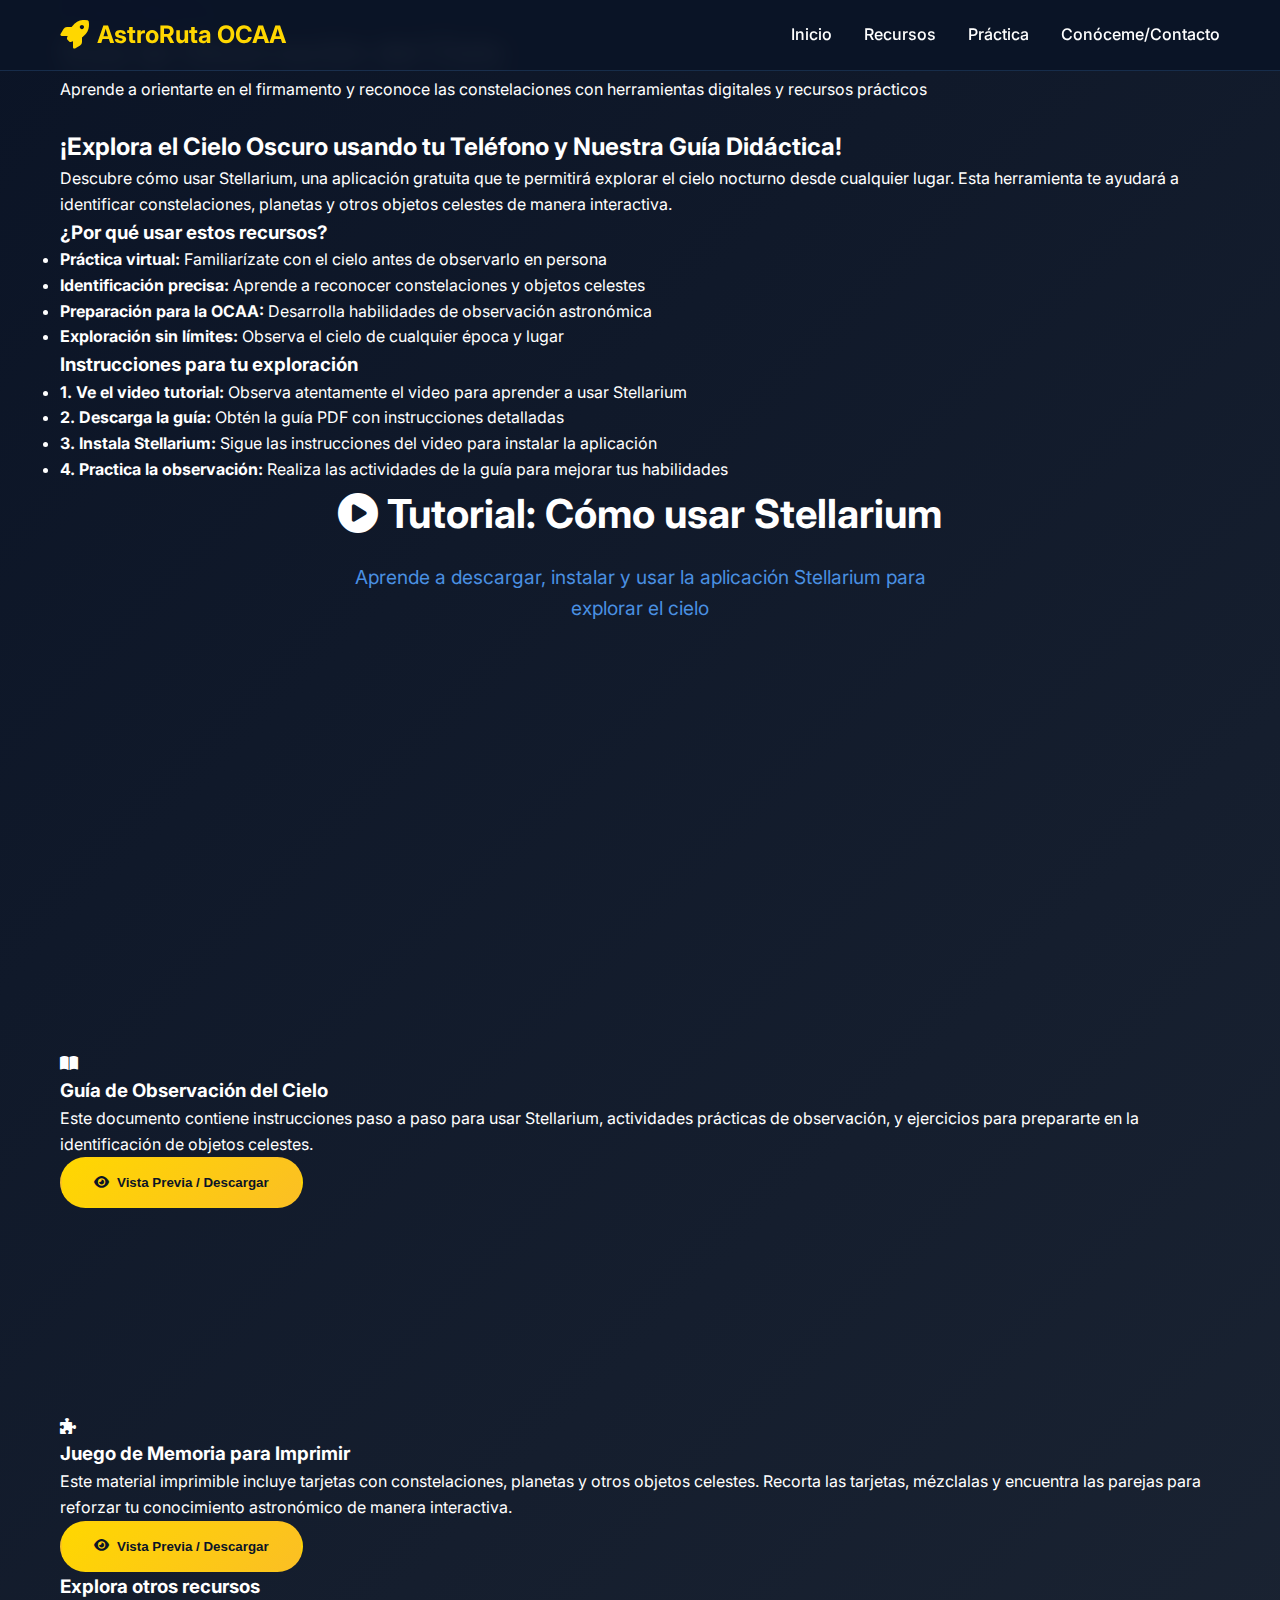
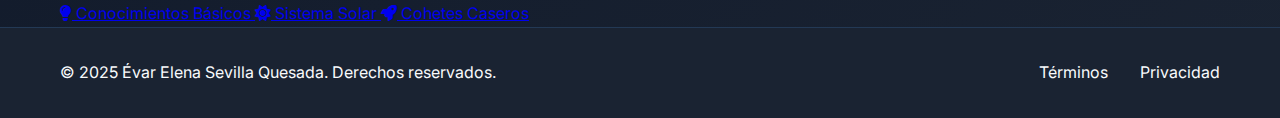
<file: guia-observacion.html>
<!DOCTYPE html>
<html lang="es">
<head>
    <meta charset="UTF-8">
    <meta name="viewport" content="width=device-width, initial-scale=1.0">
    <title>Guía de Observación del Cielo - AstroRuta OCAA</title>
    <link rel="stylesheet" href="styles.css">
    <link href="https://fonts.googleapis.com/css2?family=Inter:wght@300;400;500;600;700&display=swap" rel="stylesheet">
    <link rel="stylesheet" href="https://cdnjs.cloudflare.com/ajax/libs/font-awesome/6.0.0/css/all.min.css">
</head>
<body>
    <!-- Header y Navegación -->
    <header class="header">
        <nav class="navbar">
            <div class="nav-container">
                <div class="nav-logo">
                    <i class="fas fa-rocket"></i>
                    <span>AstroRuta OCAA</span>
                </div>
                <ul class="nav-menu">
                    <li class="nav-item">
                        <a href="index.html#inicio" class="nav-link">Inicio</a>
                    </li>
                    <li class="nav-item">
                        <a href="index.html#recursos" class="nav-link">Recursos</a>
                    </li>
                    <li class="nav-item">
                        <a href="index.html#practica" class="nav-link">Práctica</a>
                    </li>
                    <li class="nav-item">
                        <a href="index.html#contacto" class="nav-link">Conóceme/Contacto</a>
                    </li>
                </ul>
                <div class="hamburger">
                    <span class="bar"></span>
                    <span class="bar"></span>
                    <span class="bar"></span>
                </div>
            </div>
        </nav>
    </header>

    <!-- Contenido Principal -->
    <main class="observation-content">
        <div class="container">
            <!-- Header de la página -->
            <div class="page-header">
                <div class="breadcrumb">
                    <a href="index.html#recursos" class="breadcrumb-link">
                        <i class="fas fa-arrow-left"></i>
                        Volver a Recursos
                    </a>
                </div>
                <h1 class="page-title">Guía de Observación del Cielo</h1>
                <p class="page-subtitle">Aprende a orientarte en el firmamento y reconoce las constelaciones con herramientas digitales y recursos prácticos</p>
            </div>

            <!-- Sección de Motivación -->
            <section class="motivation-section">
                <div class="motivation-card">
                    <div class="motivation-icon">
                        <i class="fas fa-telescope"></i>
                    </div>
                    <h2>¡Explora el Cielo Oscuro usando tu Teléfono y Nuestra Guía Didáctica!</h2>
                    <p>Descubre cómo usar Stellarium, una aplicación gratuita que te permitirá explorar el cielo nocturno desde cualquier lugar. Esta herramienta te ayudará a identificar constelaciones, planetas y otros objetos celestes de manera interactiva.</p>
                    <div class="motivation-tips">
                        <h3>¿Por qué usar estos recursos?</h3>
                        <ul>
                            <li><strong>Práctica virtual:</strong> Familiarízate con el cielo antes de observarlo en persona</li>
                            <li><strong>Identificación precisa:</strong> Aprende a reconocer constelaciones y objetos celestes</li>
                            <li><strong>Preparación para la OCAA:</strong> Desarrolla habilidades de observación astronómica</li>
                            <li><strong>Exploración sin límites:</strong> Observa el cielo de cualquier época y lugar</li>
                        </ul>
                    </div>
                    
                    <div class="motivation-tips">
                        <h3>Instrucciones para tu exploración</h3>
                        <ul>
                            <li><strong>1. Ve el video tutorial:</strong> Observa atentamente el video para aprender a usar Stellarium</li>
                            <li><strong>2. Descarga la guía:</strong> Obtén la guía PDF con instrucciones detalladas</li>
                            <li><strong>3. Instala Stellarium:</strong> Sigue las instrucciones del video para instalar la aplicación</li>
                            <li><strong>4. Practica la observación:</strong> Realiza las actividades de la guía para mejorar tus habilidades</li>
                        </ul>
                    </div>
                </div>
            </section>

            <!-- Video Tutorial -->
            <section class="video-section">
                <div class="section-header">
                    <h2 class="section-title">
                        <i class="fas fa-play-circle"></i>
                        Tutorial: Cómo usar Stellarium
                    </h2>
                    <p class="section-subtitle">Aprende a descargar, instalar y usar la aplicación Stellarium para explorar el cielo</p>
                </div>
                
                <div class="video-container-short">
                    <iframe 
                        src="https://www.youtube.com/embed/Y30-tvGyuIg" 
                        title="Tutorial Stellarium - Guía de Observación del Cielo"
                        frameborder="0" 
                        allow="accelerometer; autoplay; clipboard-write; encrypted-media; gyroscope; picture-in-picture" 
                        allowfullscreen>
                    </iframe>
                </div>
            </section>

            <!-- Guía Didáctica -->
            <section class="guide-section">
                <div class="section-header">
                    <h2 class="section-title">
                        <i class="fas fa-file-pdf"></i>
                        Guía Didáctica de Observación
                    </h2>
                    <p class="section-subtitle">Descarga nuestra guía completa con instrucciones detalladas y actividades prácticas</p>
                </div>

                <div class="guide-content">
                    <div class="guide-card">
                        <div class="guide-icon">
                            <i class="fas fa-book-open"></i>
                        </div>
                        <h3>Guía de Observación del Cielo</h3>
                        <p>Este documento contiene instrucciones paso a paso para usar Stellarium, actividades prácticas de observación, y ejercicios para prepararte en la identificación de objetos celestes.</p>
                        
                        <div class="guide-actions">
                            <button class="btn btn-primary" id="previewGuide">
                                <i class="fas fa-eye"></i>
                                Vista Previa / Descargar
                            </button>
                        </div>
                    </div>
                </div>
            </section>

            <!-- Juego de Memoria -->
            <section class="memory-game-section">
                <div class="section-header">
                    <h2 class="section-title">
                        <i class="fas fa-brain"></i>
                        Juego de Memoria Astronómico
                    </h2>
                    <p class="section-subtitle">Aprende y refuerza tus conocimientos sobre constelaciones y objetos celestes de manera divertida</p>
                </div>

                <div class="memory-game-content">
                    <div class="memory-game-card">
                        <div class="memory-game-icon">
                            <i class="fas fa-puzzle-piece"></i>
                        </div>
                        <h3>Juego de Memoria para Imprimir</h3>
                        <p>Este material imprimible incluye tarjetas con constelaciones, planetas y otros objetos celestes. Recorta las tarjetas, mézclalas y encuentra las parejas para reforzar tu conocimiento astronómico de manera interactiva.</p>
                        
                        <div class="memory-actions">
                            <button class="btn btn-primary" id="previewMemory">
                                <i class="fas fa-eye"></i>
                                Vista Previa / Descargar
                            </button>
                        </div>
                    </div>
                </div>
            </section>

            <!-- Navegación de recursos -->
            <section class="resources-navigation">
                <h3>Explora otros recursos</h3>
                <div class="nav-cards">
                    <a href="#" class="nav-card">
                        <i class="fas fa-lightbulb"></i>
                        <span>Conocimientos Básicos</span>
                    </a>
                    <a href="sistema-solar.html" class="nav-card">
                        <i class="fas fa-sun"></i>
                        <span>Sistema Solar</span>
                    </a>
                    <a href="#" class="nav-card">
                        <i class="fas fa-rocket"></i>
                        <span>Cohetes Caseros</span>
                    </a>
                </div>
            </section>
        </div>
    </main>

    <!-- Footer -->
    <footer class="footer">
        <div class="container">
            <div class="footer-content">
                <div class="footer-info">
                    <p>&copy; 2025 Évar Elena Sevilla Quesada. Derechos reservados.</p>
                </div>
                <div class="footer-links">
                    <a href="terminos.html" class="footer-link">Términos</a>
                    <a href="privacidad.html" class="footer-link">Privacidad</a>
                </div>
            </div>
        </div>
    </footer>

    <script src="script.js"></script>
</body>
</html>
</file>
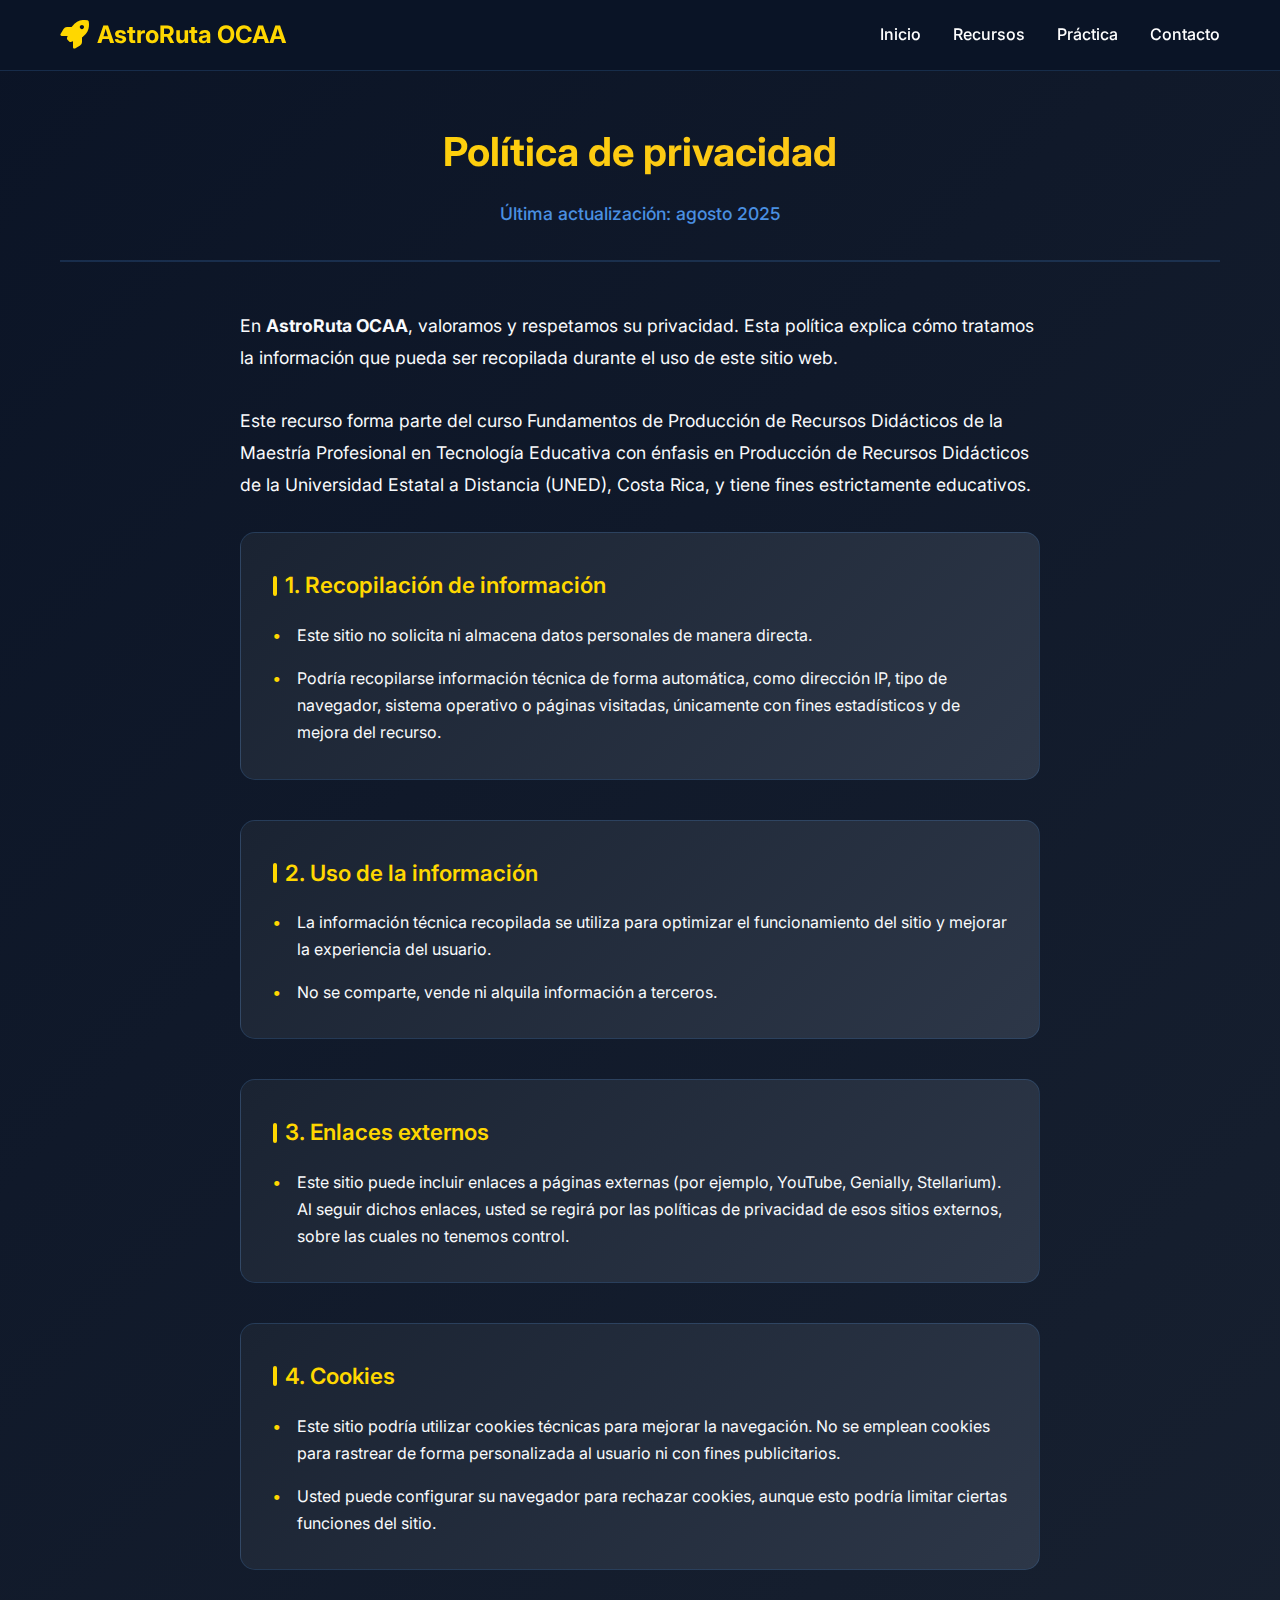
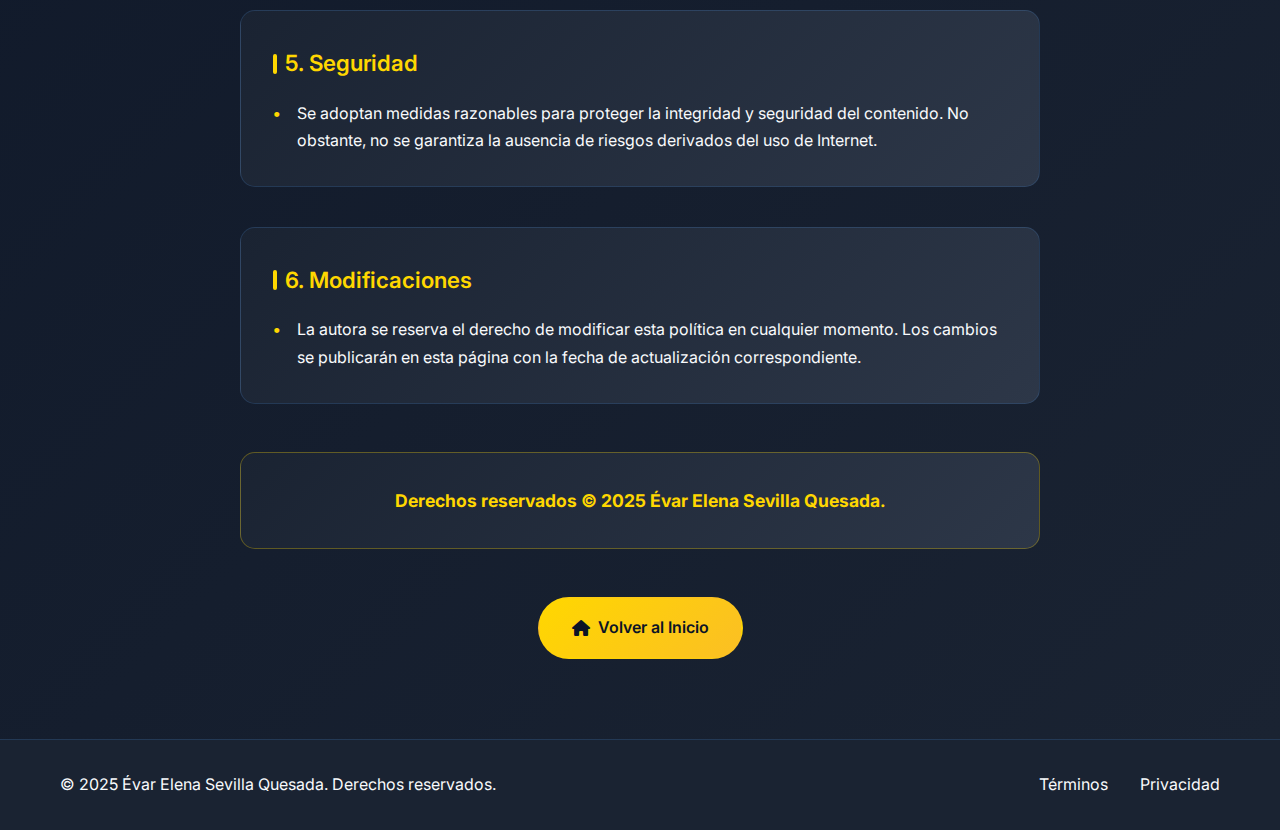
<file: privacidad.html>
<!DOCTYPE html>
<html lang="es">
<head>
    <meta charset="UTF-8">
    <meta name="viewport" content="width=device-width, initial-scale=1.0">
    <title>Política de Privacidad - AstroRuta OCAA</title>
    <link rel="stylesheet" href="styles.css">
    <link href="https://fonts.googleapis.com/css2?family=Inter:wght@300;400;500;600;700&display=swap" rel="stylesheet">
    <link rel="stylesheet" href="https://cdnjs.cloudflare.com/ajax/libs/font-awesome/6.0.0/css/all.min.css">
</head>
<body>
    <!-- Header y Navegación -->
    <header class="header">
        <nav class="navbar">
            <div class="nav-container">
                <div class="nav-logo">
                    <i class="fas fa-rocket"></i>
                    <span>AstroRuta OCAA</span>
                </div>
                <ul class="nav-menu">
                    <li class="nav-item">
                        <a href="index.html#inicio" class="nav-link">Inicio</a>
                    </li>
                    <li class="nav-item">
                        <a href="index.html#recursos" class="nav-link">Recursos</a>
                    </li>
                    <li class="nav-item">
                        <a href="index.html#practica" class="nav-link">Práctica</a>
                    </li>
                    <li class="nav-item">
                        <a href="index.html#contacto" class="nav-link">Contacto</a>
                    </li>
                </ul>
                <div class="hamburger">
                    <span class="bar"></span>
                    <span class="bar"></span>
                    <span class="bar"></span>
                </div>
            </div>
        </nav>
    </header>

    <!-- Contenido Principal -->
    <main class="terms-content">
        <div class="container">
            <div class="terms-header">
                <h1 class="terms-title">Política de privacidad</h1>
                <p class="terms-date">Última actualización: agosto 2025</p>
            </div>
            
            <div class="terms-body">
                <p class="terms-intro">
                    En <strong>AstroRuta OCAA</strong>, valoramos y respetamos su privacidad. Esta política explica cómo tratamos la información que pueda ser recopilada durante el uso de este sitio web.
                </p>
                
                <p class="terms-intro">
                    Este recurso forma parte del curso Fundamentos de Producción de Recursos Didácticos de la Maestría Profesional en Tecnología Educativa con énfasis en Producción de Recursos Didácticos de la Universidad Estatal a Distancia (UNED), Costa Rica, y tiene fines estrictamente educativos.
                </p>
                
                <div class="terms-section">
                    <h2>1. Recopilación de información</h2>
                    <ul class="privacy-list">
                        <li>Este sitio no solicita ni almacena datos personales de manera directa.</li>
                        <li>Podría recopilarse información técnica de forma automática, como dirección IP, tipo de navegador, sistema operativo o páginas visitadas, únicamente con fines estadísticos y de mejora del recurso.</li>
                    </ul>
                </div>
                
                <div class="terms-section">
                    <h2>2. Uso de la información</h2>
                    <ul class="privacy-list">
                        <li>La información técnica recopilada se utiliza para optimizar el funcionamiento del sitio y mejorar la experiencia del usuario.</li>
                        <li>No se comparte, vende ni alquila información a terceros.</li>
                    </ul>
                </div>
                
                <div class="terms-section">
                    <h2>3. Enlaces externos</h2>
                    <ul class="privacy-list">
                        <li>Este sitio puede incluir enlaces a páginas externas (por ejemplo, YouTube, Genially, Stellarium). Al seguir dichos enlaces, usted se regirá por las políticas de privacidad de esos sitios externos, sobre las cuales no tenemos control.</li>
                    </ul>
                </div>
                
                <div class="terms-section">
                    <h2>4. Cookies</h2>
                    <ul class="privacy-list">
                        <li>Este sitio podría utilizar cookies técnicas para mejorar la navegación. No se emplean cookies para rastrear de forma personalizada al usuario ni con fines publicitarios.</li>
                        <li>Usted puede configurar su navegador para rechazar cookies, aunque esto podría limitar ciertas funciones del sitio.</li>
                    </ul>
                </div>
                
                <div class="terms-section">
                    <h2>5. Seguridad</h2>
                    <ul class="privacy-list">
                        <li>Se adoptan medidas razonables para proteger la integridad y seguridad del contenido. No obstante, no se garantiza la ausencia de riesgos derivados del uso de Internet.</li>
                    </ul>
                </div>
                
                <div class="terms-section">
                    <h2>6. Modificaciones</h2>
                    <ul class="privacy-list">
                        <li>La autora se reserva el derecho de modificar esta política en cualquier momento. Los cambios se publicarán en esta página con la fecha de actualización correspondiente.</li>
                    </ul>
                </div>
                
                <div class="terms-footer">
                    <p><strong>Derechos reservados © 2025 Évar Elena Sevilla Quesada.</strong></p>
                </div>
            </div>
            
            <div class="terms-actions">
                <a href="index.html" class="btn btn-primary">
                    <i class="fas fa-home"></i>
                    Volver al Inicio
                </a>
            </div>
        </div>
    </main>

    <!-- Footer -->
    <footer class="footer">
        <div class="container">
            <div class="footer-content">
                <div class="footer-info">
                    <p>&copy; 2025 Évar Elena Sevilla Quesada. Derechos reservados.</p>
                </div>
                <div class="footer-links">
                    <a href="terminos.html" class="footer-link">Términos</a>
                    <a href="privacidad.html" class="footer-link">Privacidad</a>
                </div>
            </div>
        </div>
    </footer>

    <script src="script.js"></script>
</body>
</html>
</file>
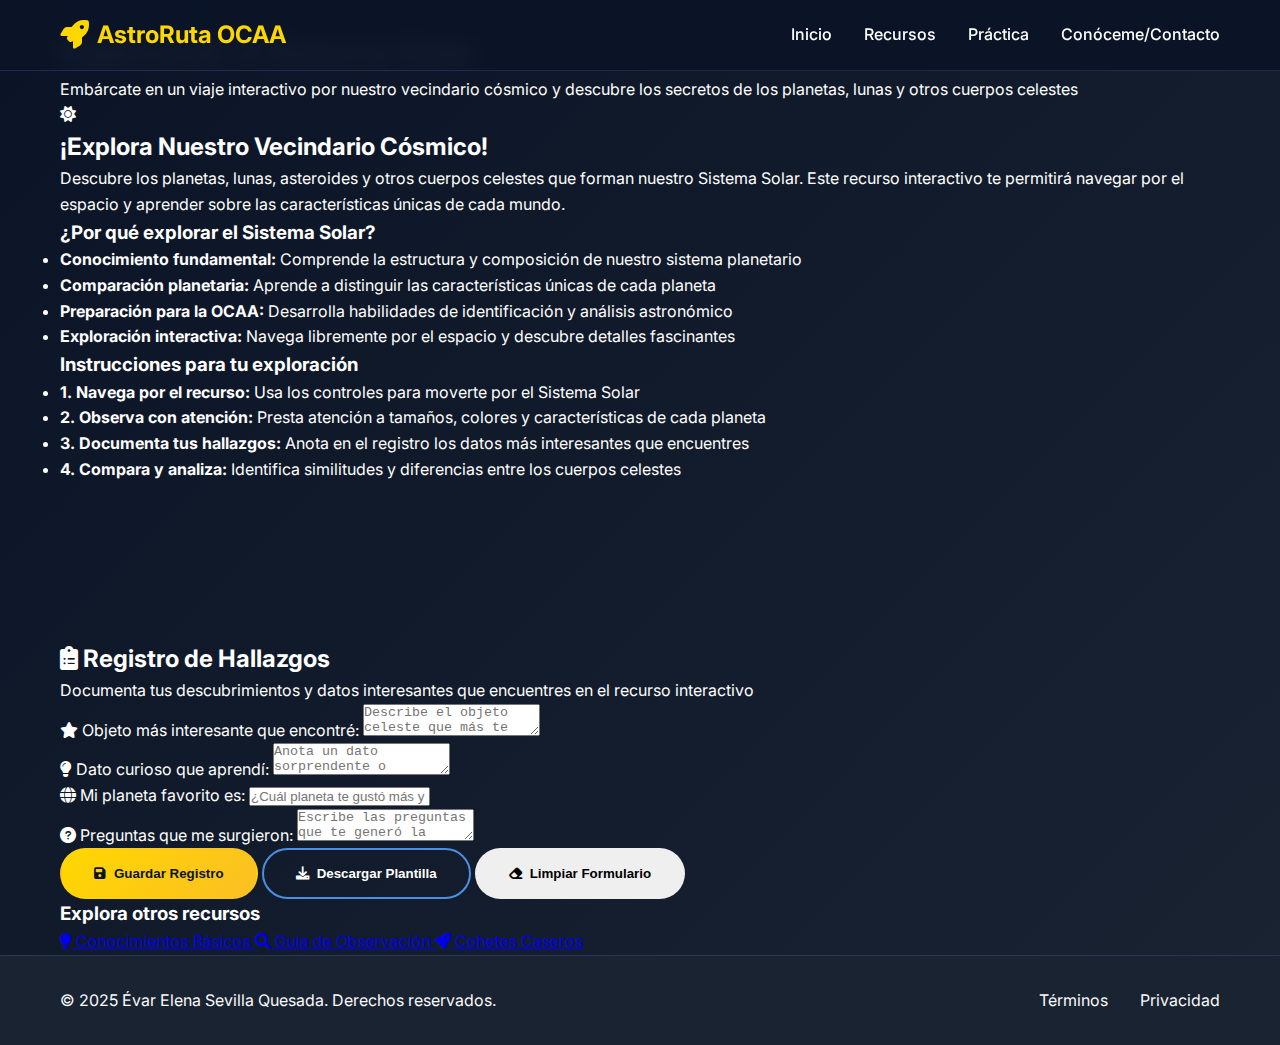
<file: sistema-solar.html>
<!DOCTYPE html>
<html lang="es">
<head>
    <meta charset="UTF-8">
    <meta name="viewport" content="width=device-width, initial-scale=1.0">
    <title>Explorando el Sistema Solar - AstroRuta OCAA</title>
    <link rel="stylesheet" href="styles.css">
    <link href="https://fonts.googleapis.com/css2?family=Inter:wght@300;400;500;600;700&display=swap" rel="stylesheet">
    <link rel="stylesheet" href="https://cdnjs.cloudflare.com/ajax/libs/font-awesome/6.0.0/css/all.min.css">
</head>
<body>
    <!-- Header y Navegación -->
    <header class="header">
        <nav class="navbar">
            <div class="nav-container">
                <div class="nav-logo">
                    <i class="fas fa-rocket"></i>
                    <span>AstroRuta OCAA</span>
                </div>
                <ul class="nav-menu">
                    <li class="nav-item">
                        <a href="index.html#inicio" class="nav-link">Inicio</a>
                    </li>
                    <li class="nav-item">
                        <a href="index.html#recursos" class="nav-link">Recursos</a>
                    </li>
                    <li class="nav-item">
                        <a href="index.html#practica" class="nav-link">Práctica</a>
                    </li>
                    <li class="nav-item">
                        <a href="index.html#contacto" class="nav-link">Conóceme/Contacto</a>
                    </li>
                </ul>
                <div class="hamburger">
                    <span class="bar"></span>
                    <span class="bar"></span>
                    <span class="bar"></span>
                </div>
            </div>
        </nav>
    </header>

    <!-- Contenido Principal -->
    <main class="solar-system-content">
        <div class="container">
            <!-- Header de la página -->
            <div class="page-header">
                <div class="breadcrumb">
                    <a href="index.html#recursos" class="breadcrumb-link">
                        <i class="fas fa-arrow-left"></i>
                        Volver a Recursos
                    </a>
                </div>
                <h1 class="page-title">Explorando el Sistema Solar</h1>
                <p class="page-subtitle">Embárcate en un viaje interactivo por nuestro vecindario cósmico y descubre los secretos de los planetas, lunas y otros cuerpos celestes</p>
            </div>

            <!-- Sección de Motivación -->
            <section class="motivation-section">
                <div class="motivation-card">
                    <div class="motivation-icon">
                        <i class="fas fa-sun"></i>
                    </div>
                    <h2>¡Explora Nuestro Vecindario Cósmico!</h2>
                    <p>Descubre los planetas, lunas, asteroides y otros cuerpos celestes que forman nuestro Sistema Solar. Este recurso interactivo te permitirá navegar por el espacio y aprender sobre las características únicas de cada mundo.</p>
                    <div class="motivation-tips">
                        <h3>¿Por qué explorar el Sistema Solar?</h3>
                        <ul>
                            <li><strong>Conocimiento fundamental:</strong> Comprende la estructura y composición de nuestro sistema planetario</li>
                            <li><strong>Comparación planetaria:</strong> Aprende a distinguir las características únicas de cada planeta</li>
                            <li><strong>Preparación para la OCAA:</strong> Desarrolla habilidades de identificación y análisis astronómico</li>
                            <li><strong>Exploración interactiva:</strong> Navega libremente por el espacio y descubre detalles fascinantes</li>
                        </ul>
                    </div>
                    
                    <div class="motivation-tips">
                        <h3>Instrucciones para tu exploración</h3>
                        <ul>
                            <li><strong>1. Navega por el recurso:</strong> Usa los controles para moverte por el Sistema Solar</li>
                            <li><strong>2. Observa con atención:</strong> Presta atención a tamaños, colores y características de cada planeta</li>
                            <li><strong>3. Documenta tus hallazgos:</strong> Anota en el registro los datos más interesantes que encuentres</li>
                            <li><strong>4. Compara y analiza:</strong> Identifica similitudes y diferencias entre los cuerpos celestes</li>
                        </ul>
                    </div>
                </div>
            </section>

            <!-- Recurso Interactivo -->
            <section class="interactive-section">
                <div class="genially-container">
                    <iframe 
                        src="https://view.genially.com/688c03b00546b21eae467187/interactive-content-explorando-el-sistema-solar" 
                        title="Explorando el Sistema Solar - Recurso Interactivo"
                        frameborder="0" 
                        allowfullscreen>
                    </iframe>
                </div>
            </section>

            <!-- Registro de Hallazgos -->
            <section class="findings-section">
                <div class="findings-header">
                    <h2 class="findings-title">
                        <i class="fas fa-clipboard-list"></i>
                        Registro de Hallazgos
                    </h2>
                    <p class="findings-subtitle">Documenta tus descubrimientos y datos interesantes que encuentres en el recurso interactivo</p>
                </div>

                <div class="findings-content">
                    <div class="findings-form">
                        <div class="form-group">
                            <label for="interesting-object">
                                <i class="fas fa-star"></i>
                                Objeto más interesante que encontré:
                            </label>
                            <textarea id="interesting-object" placeholder="Describe el objeto celeste que más te llamó la atención y por qué..."></textarea>
                        </div>

                        <div class="form-group">
                            <label for="curious-fact">
                                <i class="fas fa-lightbulb"></i>
                                Dato curioso que aprendí:
                            </label>
                            <textarea id="curious-fact" placeholder="Anota un dato sorprendente o interesante que descubriste..."></textarea>
                        </div>

                        <div class="form-group">
                            <label for="planet-favorite">
                                <i class="fas fa-globe"></i>
                                Mi planeta favorito es:
                            </label>
                            <input type="text" id="planet-favorite" placeholder="¿Cuál planeta te gustó más y por qué?">
                        </div>

                        <div class="form-group">
                            <label for="questions">
                                <i class="fas fa-question-circle"></i>
                                Preguntas que me surgieron:
                            </label>
                            <textarea id="questions" placeholder="Escribe las preguntas que te generó la exploración del Sistema Solar..."></textarea>
                        </div>

                        <div class="form-actions">
                            <button class="btn btn-primary" id="saveFindings">
                                <i class="fas fa-save"></i>
                                Guardar Registro
                            </button>
                            <button class="btn btn-secondary" id="downloadTemplate">
                                <i class="fas fa-download"></i>
                                Descargar Plantilla
                            </button>
                            <button class="btn btn-clear" id="clearForm">
                                <i class="fas fa-eraser"></i>
                                Limpiar Formulario
                            </button>
                        </div>
                    </div>


                </div>
            </section>

            <!-- Navegación de recursos -->
            <section class="resources-navigation">
                <h3>Explora otros recursos</h3>
                <div class="nav-cards">
                    <a href="conocimientos-basicos.html" class="nav-card">
                        <i class="fas fa-lightbulb"></i>
                        <span>Conocimientos Básicos</span>
                    </a>
                    <a href="guia-observacion.html" class="nav-card">
                        <i class="fas fa-search"></i>
                        <span>Guía de Observación</span>
                    </a>
                    <a href="cohetes-caseros.html" class="nav-card">
                        <i class="fas fa-rocket"></i>
                        <span>Cohetes Caseros</span>
                    </a>
                </div>
            </section>
        </div>
    </main>

    <!-- Footer -->
    <footer class="footer">
        <div class="container">
            <div class="footer-content">
                <div class="footer-info">
                    <p>&copy; 2025 Évar Elena Sevilla Quesada. Derechos reservados.</p>
                </div>
                <div class="footer-links">
                    <a href="terminos.html" class="footer-link">Términos</a>
                    <a href="privacidad.html" class="footer-link">Privacidad</a>
                </div>
            </div>
        </div>
    </footer>

    <script src="script.js"></script>
</body>
</html>
</file>
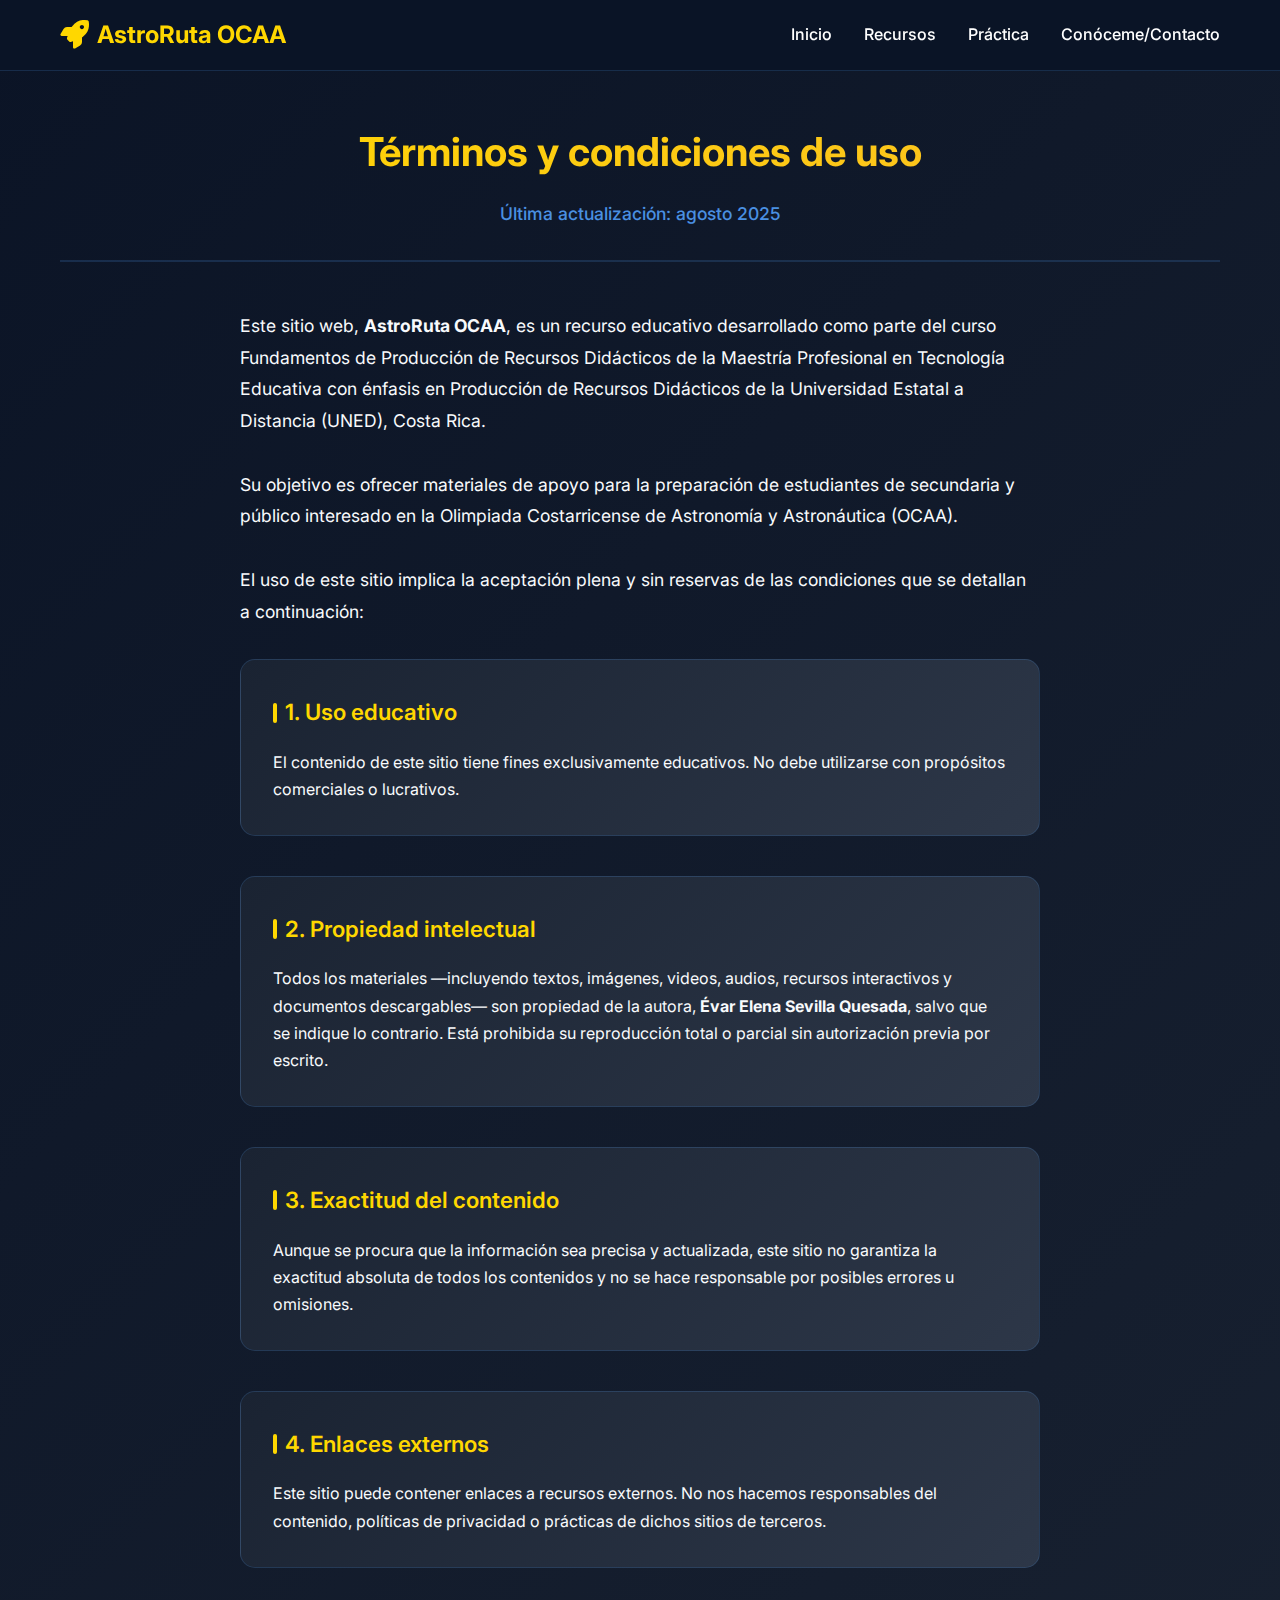
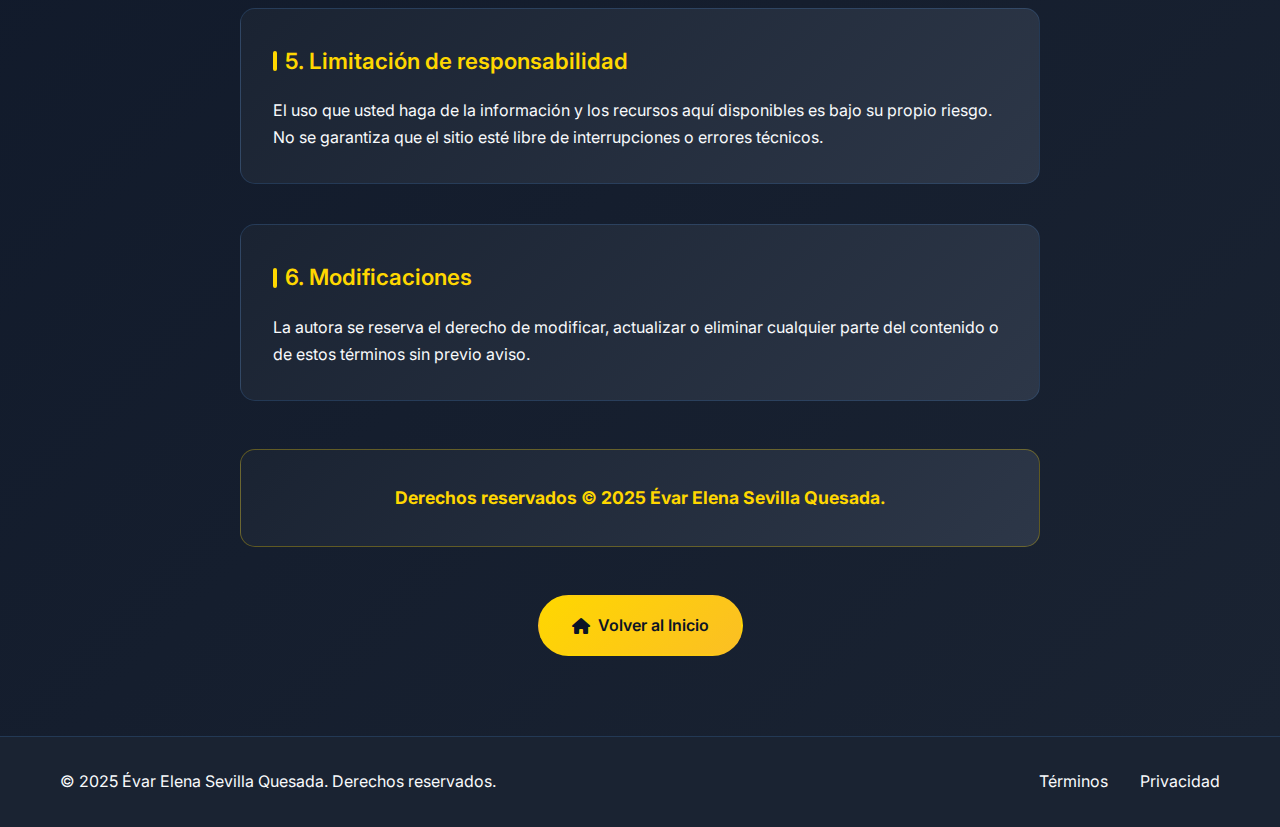
<file: terminos.html>
<!DOCTYPE html>
<html lang="es">
<head>
    <meta charset="UTF-8">
    <meta name="viewport" content="width=device-width, initial-scale=1.0">
    <title>Términos y Condiciones - AstroRuta OCAA</title>
    <link rel="stylesheet" href="styles.css">
    <link href="https://fonts.googleapis.com/css2?family=Inter:wght@300;400;500;600;700&display=swap" rel="stylesheet">
    <link rel="stylesheet" href="https://cdnjs.cloudflare.com/ajax/libs/font-awesome/6.0.0/css/all.min.css">
</head>
<body>
    <!-- Header y Navegación -->
    <header class="header">
        <nav class="navbar">
            <div class="nav-container">
                <div class="nav-logo">
                    <i class="fas fa-rocket"></i>
                    <span>AstroRuta OCAA</span>
                </div>
                <ul class="nav-menu">
                    <li class="nav-item">
                        <a href="index.html#inicio" class="nav-link">Inicio</a>
                    </li>
                    <li class="nav-item">
                        <a href="index.html#recursos" class="nav-link">Recursos</a>
                    </li>
                    <li class="nav-item">
                        <a href="index.html#practica" class="nav-link">Práctica</a>
                    </li>
                    <li class="nav-item">
                        <a href="index.html#contacto" class="nav-link">Conóceme/Contacto</a>
                    </li>
                </ul>
                <div class="hamburger">
                    <span class="bar"></span>
                    <span class="bar"></span>
                    <span class="bar"></span>
                </div>
            </div>
        </nav>
    </header>

    <!-- Contenido Principal -->
    <main class="terms-content">
        <div class="container">
            <div class="terms-header">
                <h1 class="terms-title">Términos y condiciones de uso</h1>
                <p class="terms-date">Última actualización: agosto 2025</p>
            </div>
            
            <div class="terms-body">
                <p class="terms-intro">
                    Este sitio web, <strong>AstroRuta OCAA</strong>, es un recurso educativo desarrollado como parte del curso Fundamentos de Producción de Recursos Didácticos de la Maestría Profesional en Tecnología Educativa con énfasis en Producción de Recursos Didácticos de la Universidad Estatal a Distancia (UNED), Costa Rica.
                </p>
                
                <p class="terms-intro">
                    Su objetivo es ofrecer materiales de apoyo para la preparación de estudiantes de secundaria y público interesado en la Olimpiada Costarricense de Astronomía y Astronáutica (OCAA).
                </p>
                
                <p class="terms-intro">
                    El uso de este sitio implica la aceptación plena y sin reservas de las condiciones que se detallan a continuación:
                </p>
                
                <div class="terms-section">
                    <h2>1. Uso educativo</h2>
                    <p>El contenido de este sitio tiene fines exclusivamente educativos. No debe utilizarse con propósitos comerciales o lucrativos.</p>
                </div>
                
                <div class="terms-section">
                    <h2>2. Propiedad intelectual</h2>
                    <p>Todos los materiales —incluyendo textos, imágenes, videos, audios, recursos interactivos y documentos descargables— son propiedad de la autora, <strong>Évar Elena Sevilla Quesada</strong>, salvo que se indique lo contrario. Está prohibida su reproducción total o parcial sin autorización previa por escrito.</p>
                </div>
                
                <div class="terms-section">
                    <h2>3. Exactitud del contenido</h2>
                    <p>Aunque se procura que la información sea precisa y actualizada, este sitio no garantiza la exactitud absoluta de todos los contenidos y no se hace responsable por posibles errores u omisiones.</p>
                </div>
                
                <div class="terms-section">
                    <h2>4. Enlaces externos</h2>
                    <p>Este sitio puede contener enlaces a recursos externos. No nos hacemos responsables del contenido, políticas de privacidad o prácticas de dichos sitios de terceros.</p>
                </div>
                
                <div class="terms-section">
                    <h2>5. Limitación de responsabilidad</h2>
                    <p>El uso que usted haga de la información y los recursos aquí disponibles es bajo su propio riesgo. No se garantiza que el sitio esté libre de interrupciones o errores técnicos.</p>
                </div>
                
                <div class="terms-section">
                    <h2>6. Modificaciones</h2>
                    <p>La autora se reserva el derecho de modificar, actualizar o eliminar cualquier parte del contenido o de estos términos sin previo aviso.</p>
                </div>
                
                <div class="terms-footer">
                    <p><strong>Derechos reservados © 2025 Évar Elena Sevilla Quesada.</strong></p>
                </div>
            </div>
            
            <div class="terms-actions">
                <a href="index.html" class="btn btn-primary">
                    <i class="fas fa-home"></i>
                    Volver al Inicio
                </a>
            </div>
        </div>
    </main>

    <!-- Footer -->
    <footer class="footer">
        <div class="container">
            <div class="footer-content">
                <div class="footer-info">
                    <p>&copy; 2025 Évar Elena Sevilla Quesada. Derechos reservados.</p>
                </div>
                <div class="footer-links">
                    <a href="terminos.html" class="footer-link">Términos</a>
                    <a href="privacidad.html" class="footer-link">Privacidad</a>
                </div>
            </div>
        </div>
    </footer>

    <script src="script.js"></script>
</body>
</html>
</file>
<file: styles.css>
/* Reset y configuración base */
* {
    margin: 0;
    padding: 0;
    box-sizing: border-box;
}

:root {
    /* Colores espaciales */
    --space-blue: #0B1426;
    --deep-blue: #1a2332;
    --medium-blue: #2d3748;
    --light-blue: #4a90e2;
    --cosmic-blue: #1e3a8a;
    --space-yellow: #ffd700;
    --cosmic-yellow: #fbbf24;
    --white: #ffffff;
    --light-gray: #f8fafc;
    --dark-gray: #64748b;
    
    /* Tipografía */
    --font-family: 'Inter', -apple-system, BlinkMacSystemFont, 'Segoe UI', Roboto, sans-serif;
    
    /* Espaciado */
    --section-padding: 80px 0;
    --container-padding: 0 20px;
    
    /* Sombras */
    --shadow-light: 0 4px 6px rgba(0, 0, 0, 0.1);
    --shadow-medium: 0 10px 25px rgba(0, 0, 0, 0.15);
    --shadow-heavy: 0 20px 40px rgba(0, 0, 0, 0.2);
}

body {
    font-family: var(--font-family);
    line-height: 1.6;
    color: var(--white);
    background: linear-gradient(135deg, var(--space-blue) 0%, var(--deep-blue) 100%);
    overflow-x: hidden;
}

.container {
    max-width: 1200px;
    margin: 0 auto;
    padding: var(--container-padding);
}

/* Header y Navegación */
.header {
    position: fixed;
    top: 0;
    width: 100%;
    background: rgba(11, 20, 38, 0.95);
    backdrop-filter: blur(10px);
    z-index: 1000;
    border-bottom: 1px solid rgba(74, 144, 226, 0.2);
}

.navbar {
    padding: 1rem 0;
}

.nav-container {
    display: flex;
    justify-content: space-between;
    align-items: center;
    max-width: 1200px;
    margin: 0 auto;
    padding: 0 20px;
}

.nav-logo {
    display: flex;
    align-items: center;
    gap: 0.5rem;
    font-size: 1.5rem;
    font-weight: 700;
    color: var(--space-yellow);
}

.nav-logo i {
    font-size: 1.8rem;
    animation: rocket-float 3s ease-in-out infinite;
}

@keyframes rocket-float {
    0%, 100% { transform: translateY(0px); }
    50% { transform: translateY(-5px); }
}

.nav-menu {
    display: flex;
    list-style: none;
    gap: 2rem;
}

.nav-link {
    color: var(--white);
    text-decoration: none;
    font-weight: 500;
    transition: all 0.3s ease;
    position: relative;
}

.nav-link:hover {
    color: var(--space-yellow);
}

.nav-link::after {
    content: '';
    position: absolute;
    bottom: -5px;
    left: 0;
    width: 0;
    height: 2px;
    background: var(--space-yellow);
    transition: width 0.3s ease;
}

.nav-link:hover::after {
    width: 100%;
}

.hamburger {
    display: none;
    flex-direction: column;
    cursor: pointer;
}

.bar {
    width: 25px;
    height: 3px;
    background: var(--white);
    margin: 3px 0;
    transition: 0.3s;
}

/* Hero Section */
.hero {
    min-height: 100vh;
    display: flex;
    align-items: center;
    padding-top: 80px;
    position: relative;
    overflow: hidden;
}

.hero::before {
    content: '';
    position: absolute;
    top: 0;
    left: 0;
    right: 0;
    bottom: 0;
    background: radial-gradient(circle at 20% 80%, rgba(74, 144, 226, 0.1) 0%, transparent 50%),
                radial-gradient(circle at 80% 20%, rgba(255, 215, 0, 0.1) 0%, transparent 50%);
    z-index: -1;
}

.hero-container {
    display: grid;
    grid-template-columns: 1fr 1fr;
    gap: 4rem;
    align-items: center;
    max-width: 1200px;
    margin: 0 auto;
    padding: 0 20px;
}

.hero-title {
    font-size: 3.5rem;
    font-weight: 700;
    margin-bottom: 1rem;
    line-height: 1.2;
}

.gradient-text {
    background: linear-gradient(135deg, 
        var(--space-yellow) 0%, 
        var(--cosmic-yellow) 25%, 
        var(--light-blue) 50%, 
        var(--cosmic-blue) 75%, 
        var(--space-yellow) 100%);
    background-size: 200% 200%;
    -webkit-background-clip: text;
    -webkit-text-fill-color: transparent;
    background-clip: text;
    animation: gradient-shift 3s ease-in-out infinite;
}

@keyframes gradient-shift {
    0%, 100% {
        background-position: 0% 50%;
    }
    50% {
        background-position: 100% 50%;
    }
}

.hero-subtitle {
    font-size: 1.25rem;
    color: var(--light-blue);
    margin-bottom: 1rem;
    font-weight: 500;
}

.hero-description {
    font-size: 1.1rem;
    color: var(--light-gray);
    margin-bottom: 2rem;
    line-height: 1.7;
}

.hero-buttons {
    display: flex;
    gap: 1rem;
    flex-wrap: wrap;
}

.btn {
    display: inline-flex;
    align-items: center;
    gap: 0.5rem;
    padding: 1rem 2rem;
    border-radius: 50px;
    text-decoration: none;
    font-weight: 600;
    transition: all 0.3s ease;
    border: 2px solid transparent;
    cursor: pointer;
}

.btn-primary {
    background: linear-gradient(135deg, var(--space-yellow) 0%, var(--cosmic-yellow) 100%);
    color: var(--space-blue);
}

.btn-primary:hover {
    transform: translateY(-2px);
    box-shadow: var(--shadow-medium);
}

.btn-secondary {
    background: transparent;
    color: var(--white);
    border-color: var(--light-blue);
}

.btn-secondary:hover {
    background: var(--light-blue);
    transform: translateY(-2px);
}

.hero-visual {
    position: relative;
    height: 500px;
}

.space-elements {
    position: relative;
    width: 100%;
    height: 100%;
}

.planet {
    position: absolute;
    border-radius: 50%;
    background: radial-gradient(circle at 30% 30%, var(--light-blue), var(--cosmic-blue));
}

.planet-1 {
    width: 120px;
    height: 120px;
    top: 20%;
    right: 20%;
    animation: planet-rotate 20s linear infinite;
}

.planet-2 {
    width: 80px;
    height: 80px;
    top: 60%;
    right: 60%;
    background: radial-gradient(circle at 30% 30%, var(--space-yellow), var(--cosmic-yellow));
    animation: planet-rotate 15s linear infinite reverse;
}

.star {
    position: absolute;
    width: 4px;
    height: 4px;
    background: var(--white);
    border-radius: 50%;
    animation: star-twinkle 2s ease-in-out infinite;
}

.star-1 {
    top: 30%;
    left: 20%;
    animation-delay: 0s;
}

.star-2 {
    top: 50%;
    left: 40%;
    animation-delay: 0.5s;
}

.star-3 {
    top: 70%;
    left: 60%;
    animation-delay: 1s;
}

@keyframes planet-rotate {
    from { transform: rotate(0deg); }
    to { transform: rotate(360deg); }
}

@keyframes star-twinkle {
    0%, 100% { opacity: 0.3; transform: scale(1); }
    50% { opacity: 1; transform: scale(1.5); }
}

/* Secciones generales */
.section-header {
    text-align: center;
    margin-bottom: 4rem;
}

.section-title {
    font-size: 2.5rem;
    font-weight: 700;
    margin-bottom: 1rem;
    color: var(--white);
}

.section-subtitle {
    font-size: 1.2rem;
    color: var(--light-blue);
    max-width: 600px;
    margin: 0 auto;
}

/* Podcast Section */
.podcast-section {
    padding: var(--section-padding);
    background: linear-gradient(135deg, var(--deep-blue) 0%, var(--medium-blue) 100%);
}

.podcast-container {
    display: grid;
    grid-template-columns: 2fr 1fr;
    gap: 3rem;
    align-items: center;
}

.video-wrapper {
    position: relative;
    width: 100%;
    padding-bottom: 56.25%; /* 16:9 aspect ratio */
    border-radius: 15px;
    overflow: hidden;
    box-shadow: var(--shadow-heavy);
}

.video-wrapper iframe {
    position: absolute;
    top: 0;
    left: 0;
    width: 100%;
    height: 100%;
    border-radius: 15px;
}

.video-wrapper-small {
    position: relative;
    width: 60%;
    padding-bottom: 33.75%; /* 16:9 aspect ratio para el 60% del ancho */
    border-radius: 15px;
    overflow: hidden;
    box-shadow: var(--shadow-heavy);
    margin: 0 auto;
}

.video-wrapper-small iframe {
    position: absolute;
    top: 0;
    left: 0;
    width: 100%;
    height: 100%;
    border-radius: 15px;
}

.podcast-info h3 {
    font-size: 1.5rem;
    margin-bottom: 1rem;
    color: var(--space-yellow);
}

.podcast-info p {
    color: var(--light-gray);
    line-height: 1.7;
}

/* Resources Section */
.resources-section {
    padding: var(--section-padding);
    background: var(--space-blue);
}

.resources-grid {
    display: grid;
    grid-template-columns: repeat(auto-fit, minmax(280px, 1fr));
    gap: 2rem;
    max-width: 1400px;
    margin: 0 auto;
}

.resource-card {
    background: linear-gradient(135deg, var(--deep-blue) 0%, var(--medium-blue) 100%);
    padding: 2rem;
    border-radius: 15px;
    border: 1px solid rgba(74, 144, 226, 0.2);
    transition: all 0.3s ease;
    position: relative;
    overflow: hidden;
}

.resource-card::before {
    content: '';
    position: absolute;
    top: 0;
    left: -100%;
    width: 100%;
    height: 100%;
    background: linear-gradient(90deg, transparent, rgba(255, 215, 0, 0.1), transparent);
    transition: left 0.5s ease;
}

.resource-card:hover::before {
    left: 100%;
}

.resource-card:hover {
    transform: translateY(-5px);
    box-shadow: var(--shadow-heavy);
    border-color: var(--space-yellow);
}

.resource-icon {
    width: 60px;
    height: 60px;
    background: linear-gradient(135deg, var(--space-yellow) 0%, var(--cosmic-yellow) 100%);
    border-radius: 50%;
    display: flex;
    align-items: center;
    justify-content: center;
    margin-bottom: 1.5rem;
    font-size: 1.5rem;
    color: var(--space-blue);
}

.resource-card h3 {
    font-size: 1.3rem;
    margin-bottom: 1rem;
    color: var(--white);
}

.resource-card p {
    color: var(--light-gray);
    margin-bottom: 1.5rem;
    line-height: 1.6;
}

.resource-link {
    color: var(--space-yellow);
    text-decoration: none;
    font-weight: 600;
    display: inline-flex;
    align-items: center;
    gap: 0.5rem;
    transition: all 0.3s ease;
}

.resource-link:hover {
    gap: 1rem;
    color: var(--cosmic-yellow);
}

/* Practice Section */
.practice-section {
    padding: var(--section-padding);
    background: linear-gradient(135deg, var(--deep-blue) 0%, var(--medium-blue) 100%);
}

.practice-grid {
    display: grid;
    grid-template-columns: repeat(auto-fit, minmax(320px, 1fr));
    gap: 2rem;
}

.practice-card {
    background: var(--space-blue);
    padding: 2rem;
    border-radius: 15px;
    border: 1px solid rgba(74, 144, 226, 0.2);
    transition: all 0.3s ease;
    position: relative;
}

.practice-card:hover {
    transform: translateY(-5px);
    box-shadow: var(--shadow-heavy);
    border-color: var(--space-yellow);
}

.practice-level {
    display: inline-block;
    background: linear-gradient(135deg, var(--space-yellow) 0%, var(--cosmic-yellow) 100%);
    color: var(--space-blue);
    padding: 0.5rem 1rem;
    border-radius: 20px;
    font-size: 0.9rem;
    font-weight: 600;
    margin-bottom: 1rem;
}

.practice-card h3 {
    font-size: 1.3rem;
    margin-bottom: 1rem;
    color: var(--white);
}

.practice-card p {
    color: var(--light-gray);
    margin-bottom: 1.5rem;
    line-height: 1.6;
}

.practice-stats {
    display: flex;
    gap: 1rem;
    margin-bottom: 1.5rem;
    font-size: 0.9rem;
    color: var(--dark-gray);
}

.practice-stats span {
    display: flex;
    align-items: center;
    gap: 0.3rem;
}

.btn-practice {
    background: linear-gradient(135deg, var(--light-blue) 0%, var(--cosmic-blue) 100%);
    color: var(--white);
    width: 100%;
    justify-content: center;
}

.btn-practice:hover {
    background: linear-gradient(135deg, var(--cosmic-blue) 0%, var(--light-blue) 100%);
}

/* Contact Section */
.contact-section {
    padding: var(--section-padding);
    background: var(--space-blue);
}

.contact-content {
    display: flex;
    justify-content: center;
}

.profile-card {
    background: linear-gradient(135deg, var(--deep-blue) 0%, var(--medium-blue) 100%);
    padding: 3rem;
    border-radius: 20px;
    border: 1px solid rgba(74, 144, 226, 0.2);
    max-width: 600px;
    text-align: center;
    box-shadow: var(--shadow-heavy);
}

.profile-avatar {
    width: 120px;
    height: 120px;
    background: linear-gradient(135deg, var(--space-yellow) 0%, var(--cosmic-yellow) 100%);
    border-radius: 50%;
    display: flex;
    align-items: center;
    justify-content: center;
    margin: 0 auto 2rem;
    font-size: 3rem;
    color: var(--space-blue);
    position: relative;
    cursor: help;
    transition: all 0.3s ease;
}

.profile-avatar:hover {
    transform: scale(1.05);
    box-shadow: 0 0 20px rgba(255, 215, 0, 0.3);
}

/* Tooltip personalizado */
.profile-avatar::after {
    content: attr(title);
    position: absolute;
    bottom: 100%;
    left: 50%;
    transform: translateX(-50%);
    background: var(--space-blue);
    color: var(--white);
    padding: 0.8rem 1.2rem;
    border-radius: 8px;
    font-size: 0.9rem;
    font-weight: 500;
    white-space: nowrap;
    opacity: 0;
    visibility: hidden;
    transition: all 0.3s ease;
    z-index: 1000;
    box-shadow: var(--shadow-medium);
    border: 1px solid var(--space-yellow);
    max-width: 300px;
    white-space: normal;
    text-align: center;
    line-height: 1.4;
}

.profile-avatar::before {
    content: '';
    position: absolute;
    bottom: 100%;
    left: 50%;
    transform: translateX(-50%);
    border: 8px solid transparent;
    border-top-color: var(--space-blue);
    opacity: 0;
    visibility: hidden;
    transition: all 0.3s ease;
    z-index: 1000;
}

.profile-avatar:hover::after,
.profile-avatar:hover::before {
    opacity: 1;
    visibility: visible;
    bottom: calc(100% + 10px);
}

.profile-info h3 {
    font-size: 1.8rem;
    margin-bottom: 0.5rem;
    color: var(--white);
}

.profile-title {
    color: var(--space-yellow);
    font-weight: 600;
    margin-bottom: 1.5rem;
}

.profile-description {
    color: var(--light-gray);
    line-height: 1.7;
    margin-bottom: 1.5rem;
}

.profile-note {
    color: var(--dark-gray);
    font-style: italic;
    margin-bottom: 2rem;
}

.contact-links {
    display: flex;
    justify-content: center;
}

.contact-link {
    display: inline-flex;
    align-items: center;
    gap: 0.5rem;
    color: var(--light-blue);
    text-decoration: none;
    font-weight: 600;
    padding: 1rem 2rem;
    border: 2px solid var(--light-blue);
    border-radius: 50px;
    transition: all 0.3s ease;
}

.contact-link:hover {
    background: var(--light-blue);
    color: var(--white);
    transform: translateY(-2px);
}

/* Footer */
.footer {
    background: var(--deep-blue);
    padding: 2rem 0;
    border-top: 1px solid rgba(74, 144, 226, 0.2);
}

.footer-content {
    display: flex;
    justify-content: space-between;
    align-items: center;
    flex-wrap: wrap;
    gap: 1rem;
}

.footer-info p {
    color: var(--light-gray);
}

.footer-links {
    display: flex;
    gap: 2rem;
}

.footer-link {
    color: var(--light-gray);
    text-decoration: none;
    transition: color 0.3s ease;
}

.footer-link:hover {
    color: var(--space-yellow);
}

/* Responsive Design */
@media (max-width: 768px) {
    .hamburger {
        display: flex;
    }
    
    .nav-menu {
        position: fixed;
        left: -100%;
        top: 70px;
        flex-direction: column;
        background-color: var(--space-blue);
        width: 100%;
        text-align: center;
        transition: 0.3s;
        box-shadow: var(--shadow-medium);
        padding: 2rem 0;
    }
    
    .nav-menu.active {
        left: 0;
    }
    
    .hero-container {
        grid-template-columns: 1fr;
        text-align: center;
        gap: 2rem;
    }
    
    .hero-title {
        font-size: 2.5rem;
    }
    
    .hero-visual {
        height: 300px;
    }
    
    .podcast-container {
        grid-template-columns: 1fr;
        gap: 2rem;
    }
    
    .video-wrapper-small {
        width: 100%;
        padding-bottom: 56.25%;
    }
    
    .resources-grid,
    .practice-grid {
        grid-template-columns: 1fr;
    }
    
    .hero-buttons {
        justify-content: center;
    }
    
    .footer-content {
        flex-direction: column;
        text-align: center;
    }
    
    .section-title {
        font-size: 2rem;
    }
}

@media (max-width: 480px) {
    .hero-title {
        font-size: 2rem;
    }
    
    .btn {
        padding: 0.8rem 1.5rem;
        font-size: 0.9rem;
    }
    
    .profile-card {
        padding: 2rem 1.5rem;
    }
    
    .container {
        padding: 0 15px;
    }
}

/* Estilos para la página de Términos y Condiciones */
.terms-content {
    padding: 120px 0 80px;
    min-height: 100vh;
    background: linear-gradient(135deg, var(--space-blue) 0%, var(--deep-blue) 100%);
}

.terms-header {
    text-align: center;
    margin-bottom: 3rem;
    padding-bottom: 2rem;
    border-bottom: 2px solid rgba(74, 144, 226, 0.2);
}

.terms-title {
    font-size: 2.5rem;
    font-weight: 700;
    margin-bottom: 1rem;
    color: var(--white);
    background: linear-gradient(135deg, var(--space-yellow) 0%, var(--cosmic-yellow) 100%);
    -webkit-background-clip: text;
    -webkit-text-fill-color: transparent;
    background-clip: text;
}

.terms-date {
    color: var(--light-blue);
    font-size: 1.1rem;
    font-weight: 500;
}

.terms-body {
    max-width: 800px;
    margin: 0 auto;
    line-height: 1.8;
}

.terms-intro {
    color: var(--light-gray);
    margin-bottom: 2rem;
    font-size: 1.1rem;
}

.terms-section {
    margin-bottom: 2.5rem;
    padding: 2rem;
    background: linear-gradient(135deg, var(--deep-blue) 0%, var(--medium-blue) 100%);
    border-radius: 15px;
    border: 1px solid rgba(74, 144, 226, 0.2);
    transition: all 0.3s ease;
}

.terms-section:hover {
    transform: translateY(-2px);
    box-shadow: var(--shadow-medium);
    border-color: var(--space-yellow);
}

.terms-section h2 {
    color: var(--space-yellow);
    font-size: 1.4rem;
    font-weight: 600;
    margin-bottom: 1rem;
    display: flex;
    align-items: center;
    gap: 0.5rem;
}

.terms-section h2::before {
    content: '';
    width: 4px;
    height: 20px;
    background: var(--space-yellow);
    border-radius: 2px;
}

.terms-section p {
    color: var(--light-gray);
    line-height: 1.7;
}

.terms-footer {
    text-align: center;
    margin-top: 3rem;
    padding: 2rem;
    background: linear-gradient(135deg, var(--deep-blue) 0%, var(--medium-blue) 100%);
    border-radius: 15px;
    border: 1px solid rgba(255, 215, 0, 0.3);
}

.terms-footer p {
    color: var(--space-yellow);
    font-size: 1.1rem;
}

.terms-actions {
    text-align: center;
    margin-top: 3rem;
}

/* Responsive para términos */
@media (max-width: 768px) {
    .terms-content {
        padding: 100px 0 60px;
    }
    
    .terms-title {
        font-size: 2rem;
    }
    
    .terms-section {
        padding: 1.5rem;
        margin-bottom: 2rem;
    }
    
    .terms-section h2 {
        font-size: 1.2rem;
    }
    
    /* Tooltip responsivo */
    .profile-avatar::after {
        max-width: 250px;
        font-size: 0.8rem;
        padding: 0.6rem 1rem;
    }
}

/* Estilos para listas de privacidad */
.privacy-list {
    list-style: none;
    padding: 0;
    margin: 0;
}

.privacy-list li {
    color: var(--light-gray);
    line-height: 1.7;
    margin-bottom: 1rem;
    padding-left: 1.5rem;
    position: relative;
}

.privacy-list li::before {
    content: '•';
    color: var(--space-yellow);
    font-weight: bold;
    position: absolute;
    left: 0;
    top: 0;
}

.privacy-list li:last-child {
    margin-bottom: 0;
}
</file>
